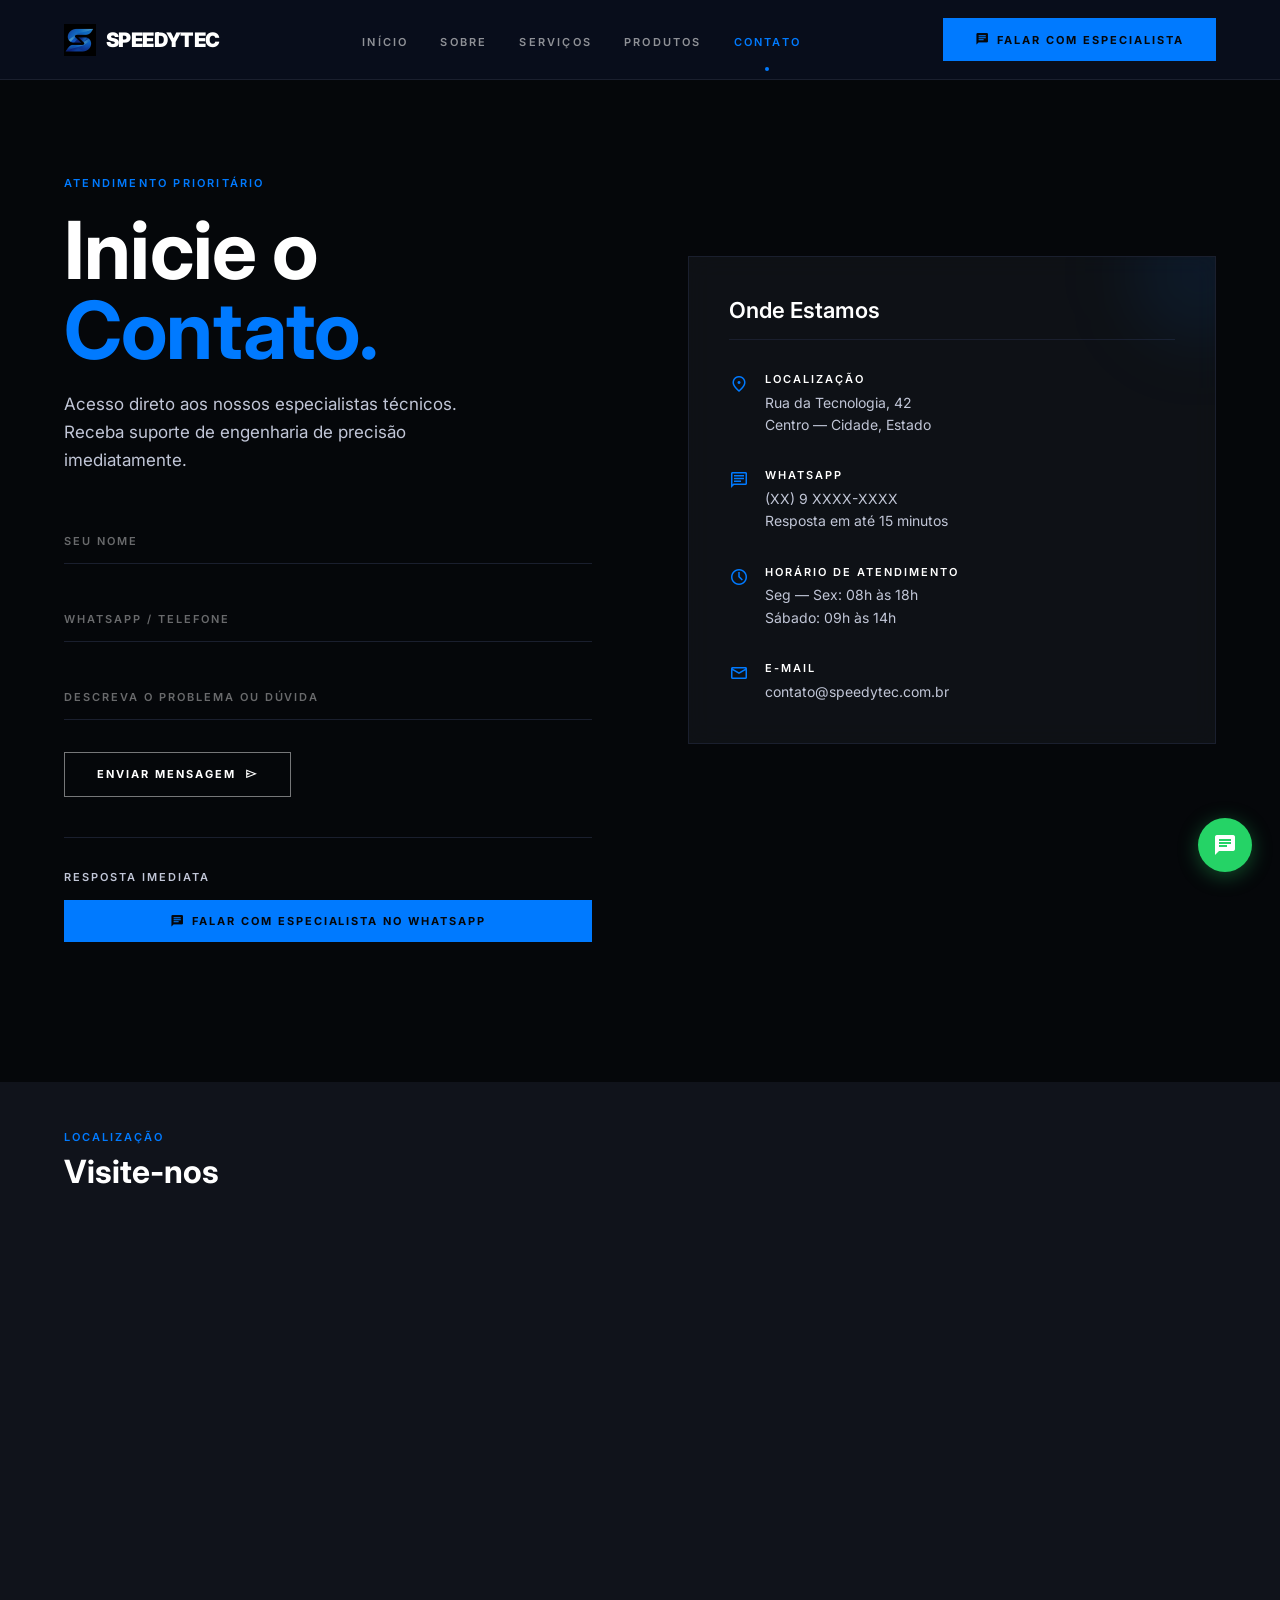
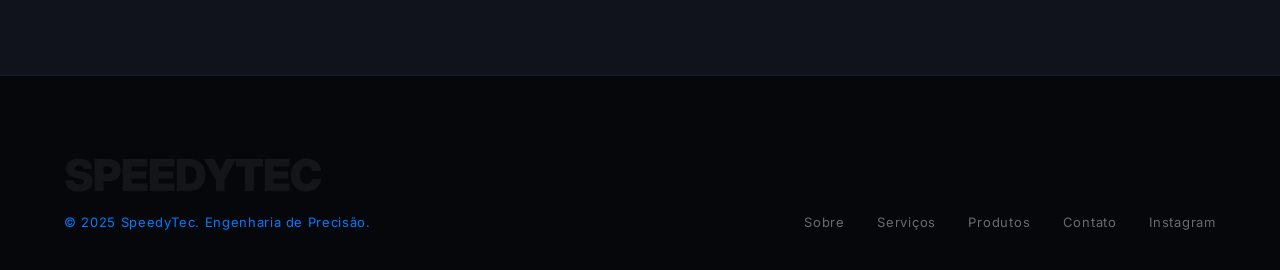
<file: contato.html>
<!DOCTYPE html>
<html lang="pt-BR">
<head>
  <meta charset="UTF-8" />
  <meta name="viewport" content="width=device-width, initial-scale=1.0" />
  <title>Contato — SpeedyTec</title>
  <meta name="description" content="Entre em contato com a SpeedyTec. Diagnóstico gratuito, orçamento sem compromisso via WhatsApp ou formulário." />
  <link rel="preconnect" href="https://fonts.googleapis.com" />
  <link rel="preconnect" href="https://fonts.gstatic.com" crossorigin />
  <link href="https://fonts.googleapis.com/css2?family=Inter:wght@400;600;700;900&display=swap" rel="stylesheet" />
  <link href="https://fonts.googleapis.com/css2?family=Material+Symbols+Outlined:wght,FILL@100..700,0..1&display=swap" rel="stylesheet" />
  <link rel="stylesheet" href="style.css" />
  <style>
    .ms {
      font-family: 'Material Symbols Outlined';
      font-weight: normal; font-style: normal;
      line-height: 1; letter-spacing: normal;
      text-transform: none; display: inline-block;
      white-space: nowrap; -webkit-font-smoothing: antialiased;
    }
    /* Mobile menu override */
    @media (max-width: 900px) {
      .nav__burger { display: flex !important; }
      .mob-menu {
        display: none !important;
        position: fixed !important;
        right: -100% !important;
        top: 0 !important;
        left: auto !important;
        bottom: auto !important;
        width: 100% !important;
        height: 100vh !important;
        background: var(--bg-deepest) !important;
        flex-direction: column !important;
        align-items: flex-start !important;
        justify-content: flex-start !important;
        padding: 5rem var(--px) 2rem !important;
        gap: 1rem !important;
        z-index: 1000 !important;
        transition: right 0.35s ease !important;
        overflow-y: auto !important;
      }
      .mob-menu.open {
        display: flex !important;
        right: 0 !important;
      }
      .mob-menu a {
        font-size: 1rem !important;
        font-weight: 600 !important;
        letter-spacing: 0.06em !important;
        text-transform: none !important;
        width: 100% !important;
        padding: 0.75rem 0 !important;
      }
    }
    @media (min-width: 901px) {
      .nav__burger { display: none !important; }
      .mob-menu { display: none !important; }
    }
    /* Mobile menu close button */
    .mob-menu__close {
      position: fixed !important;
      top: 1rem !important;
      right: 1.5rem !important;
      background: none !important;
      border: none !important;
      cursor: pointer !important;
      padding: 0.5rem !important;
      display: flex !important;
      align-items: center !important;
      justify-content: center !important;
      z-index: 1001 !important;
      color: var(--text-primary) !important;
    }
    .mob-menu__close .ms { font-size: 1.5rem !important; }
    @media (max-width: 900px) {
      .nav__logo { flex: 0 0 auto !important; max-width: 60px !important; }
    }
    /* form input text color fix */
    .field input, .field textarea {
      color: var(--text-primary);
    }
    .field input::placeholder, .field textarea::placeholder {
      color: transparent;
    }
    /* Google Maps */
    .contact-map {
      width: 100%;
      height: 400px;
      border: 1px solid var(--border);
    }
    @media (max-width: 768px) {
      .contact-map { height: 300px; }
    }
  </style>
</head>
<body style="background:var(--bg-deepest);">

<!-- ===== NAVBAR ===== -->
<nav class="nav">
  <div class="nav__in">
    <a href="index.html" class="nav__logo">
      <img src="icone_speedytec.png" alt="SpeedyTec" onerror="this.style.display='none'">
      <span class="nav__logo-text">SpeedyTec</span>
    </a>
    <ul class="nav__links">
      <li><a href="index.html">Início</a></li>
      <li><a href="sobre.html">Sobre</a></li>
      <li><a href="servicos.html">Serviços</a></li>
      <li><a href="produtos.html">Produtos</a></li>
      <li><a href="contato.html" class="active">Contato</a></li>
    </ul>
    <a href="https://wa.me/55?text=Olá!%20Gostaria%20de%20um%20orçamento%20pela%20SpeedyTec." class="btn btn--solid nav__cta" target="_blank" rel="noopener">
      <span class="ms" style="font-variation-settings:'FILL' 1; font-size:0.9rem;">chat</span>
      Falar com Especialista
    </a>
    <button class="nav__burger" id="menuToggle" aria-label="Menu">
      <span class="ms" id="burgerIcon">menu</span>
    </button>
  </div>
</nav>

<!-- ===== MOBILE MENU ===== -->
<div class="mob-menu" id="mobileMenu">
  <button class="mob-menu__close" id="menuClose" aria-label="Fechar menu">
    <span class="ms">close</span>
  </button>
  <a href="index.html">Início</a>
  <a href="sobre.html">Sobre</a>
  <a href="servicos.html">Serviços</a>
  <a href="produtos.html">Produtos</a>
  <a href="contato.html" class="active">Contato</a>
  <a href="https://wa.me/55?text=Olá!%20Gostaria%20de%20um%20orçamento%20pela%20SpeedyTec." class="btn btn--solid" target="_blank" rel="noopener" style="margin-top:1rem;">Falar no WhatsApp</a>
</div>

<!-- ===== CONTACT MAIN ===== -->
<main class="contact-wrap">
  <!-- Background image -->
  <div class="contact-bg" style="background-image: url('https://lh3.googleusercontent.com/aida-public/[base64]');"></div>

  <div class="contact-grid">
    <!-- Form side -->
    <div class="reveal">
      <p class="contact-form__tag">Atendimento prioritário</p>
      <h1 class="contact-form__title">Inicie o<br/><span>Contato.</span></h1>
      <p class="contact-form__sub">Acesso direto aos nossos especialistas técnicos. Receba suporte de engenharia de precisão imediatamente.</p>

      <form class="form" id="contactForm" novalidate>
        <div class="field">
          <input type="text" id="name" name="name" placeholder=" " required />
          <label for="name">Seu Nome</label>
        </div>
        <div class="field">
          <input type="text" id="phone" name="phone" placeholder=" " required />
          <label for="phone">WhatsApp / Telefone</label>
        </div>
        <div class="field">
          <textarea id="message" name="message" placeholder=" " required rows="1" oninput="this.style.height=''; this.style.height=this.scrollHeight+'px'"></textarea>
          <label for="message">Descreva o Problema ou Dúvida</label>
        </div>
        <button type="submit" class="btn btn--outline" style="width:fit-content;">
          Enviar Mensagem
          <span class="ms" style="font-size:0.9rem;">send</span>
        </button>
      </form>

      <!-- WhatsApp primary -->
      <div class="contact-wa">
        <p class="contact-wa__tag">Resposta imediata</p>
        <a href="https://wa.me/55?text=Olá!%20Gostaria%20de%20um%20diagnóstico%20gratuito%20pela%20SpeedyTec." class="btn btn--solid" target="_blank" rel="noopener" style="width:100%; justify-content:center; position:relative; overflow:hidden;">
          <span class="ms" style="font-variation-settings:'FILL' 1; font-size:0.9rem;">chat</span>
          Falar com Especialista no WhatsApp
        </a>
      </div>
    </div>

    <!-- Info side -->
    <div class="reveal">
      <div class="contact-info">
        <h2 class="contact-info__title">Onde Estamos</h2>
        <ul class="contact-list">
          <li class="contact-row">
            <span class="ms">location_on</span>
            <div>
              <p class="contact-row__label">Localização</p>
              <p class="contact-row__val">Rua da Tecnologia, 42<br/>Centro — Cidade, Estado</p>
            </div>
          </li>
          <li class="contact-row">
            <span class="ms">chat</span>
            <div>
              <p class="contact-row__label">WhatsApp</p>
              <p class="contact-row__val">(XX) 9 XXXX-XXXX<br/>Resposta em até 15 minutos</p>
            </div>
          </li>
          <li class="contact-row">
            <span class="ms">schedule</span>
            <div>
              <p class="contact-row__label">Horário de Atendimento</p>
              <p class="contact-row__val">Seg — Sex: 08h às 18h<br/>Sábado: 09h às 14h</p>
            </div>
          </li>
          <li class="contact-row">
            <span class="ms">mail</span>
            <div>
              <p class="contact-row__label">E-mail</p>
              <p class="contact-row__val">contato@speedytec.com.br</p>
            </div>
          </li>
        </ul>
      </div>
    </div>
  </div>
</main>

<!-- ===== MAPA — inserir após contato ===== -->
<section style="background:var(--bg-surface); padding:3rem var(--px);">
  <div style="max-width:var(--max-w); margin:0 auto;">
    <div class="reveal" style="margin-bottom:2rem;">
      <p style="font-size:0.6875rem; font-weight:600; letter-spacing:0.18em; text-transform:uppercase; color:var(--accent); margin-bottom:0.5rem;">Localização</p>
      <h2 style="font-size:clamp(1.5rem,2.5vw,2rem); font-weight:700; color:#fff;">Visite-nos</h2>
    </div>
    <iframe class="contact-map reveal" src="https://www.google.com/maps/embed?pb=!1m18!1m12!1m3!1d3712.123456789!2d-46.123456!3d-20.123456!2m3!1f0!2f0!3f0!3m2!1i1024!2i768!4f13.1!3m3!1m2!1s0x94bf5c5c5c5c5c5d%3A0x1234567890abcdef!2sRua%20da%20Tecnologia%2C%2042%20-%20Igarapava%2C%20SP!5e0!3m2!1spt-BR!2sbr!4v1234567890" allowfullscreen="" loading="lazy" referrerpolicy="no-referrer-when-downgrade" style="width:100%; border:none; border-radius:2px;"></iframe>
  </div>
</section>

<!-- ===== FOOTER ===== -->
<footer class="footer">
  <div class="footer__in">
    <div>
      <p class="footer__brand">SpeedyTec</p>
      <p class="footer__copy">© 2025 SpeedyTec. Engenharia de Precisão.</p>
    </div>
    <nav class="footer__links">
      <a href="sobre.html">Sobre</a>
      <a href="servicos.html">Serviços</a>
      <a href="produtos.html">Produtos</a>
      <a href="contato.html">Contato</a>
      <a href="https://instagram.com" target="_blank" rel="noopener">Instagram</a>
    </nav>
  </div>
</footer>

<!-- ===== WHATSAPP FAB ===== -->
<a href="https://wa.me/55?text=Olá!%20Gostaria%20de%20um%20orçamento%20pela%20SpeedyTec." class="wa-fab" target="_blank" rel="noopener" aria-label="Falar no WhatsApp">
  <span class="ms" style="font-variation-settings:'FILL' 1;">chat</span>
</a>

<script>
  const toggle = document.getElementById('menuToggle');
  const closeBtn = document.getElementById('menuClose');
  const menu   = document.getElementById('mobileMenu');
  const icon   = document.getElementById('burgerIcon');
  const links  = menu.querySelectorAll('a');

  function closeMenu() {
    menu.classList.remove('open');
    icon.textContent = 'menu';
    document.body.style.overflow = '';
  }

  toggle.addEventListener('click', () => {
    menu.classList.toggle('open');
    icon.textContent = menu.classList.contains('open') ? 'close' : 'menu';
    document.body.style.overflow = menu.classList.contains('open') ? 'hidden' : '';
  });

  closeBtn.addEventListener('click', closeMenu);
  links.forEach(link => { link.addEventListener('click', closeMenu); });

  document.addEventListener('click', (e) => {
    if (!menu.contains(e.target) && !toggle.contains(e.target) && menu.classList.contains('open')) {
      closeMenu();
    }
  });

  window.addEventListener('resize', () => {
    if (window.innerWidth > 900) { closeMenu(); }
  });

  /* Redirect form to WhatsApp */
  document.getElementById('contactForm').addEventListener('submit', function(e) {
    e.preventDefault();
    const name    = document.getElementById('name').value.trim();
    const phone   = document.getElementById('phone').value.trim();
    const message = document.getElementById('message').value.trim();
    const text    = `Olá! Me chamo ${name}. Contato: ${phone}. Mensagem: ${message}`;
    window.open('https://wa.me/55?text=' + encodeURIComponent(text), '_blank');
  });

  const obs = new IntersectionObserver((entries) => {
    entries.forEach(e => { if (e.isIntersecting) { e.target.classList.add('vis'); obs.unobserve(e.target); } });
  }, { threshold: 0.1 });
  document.querySelectorAll('.reveal').forEach(el => obs.observe(el));
</script>
</body>
</html>
</file>
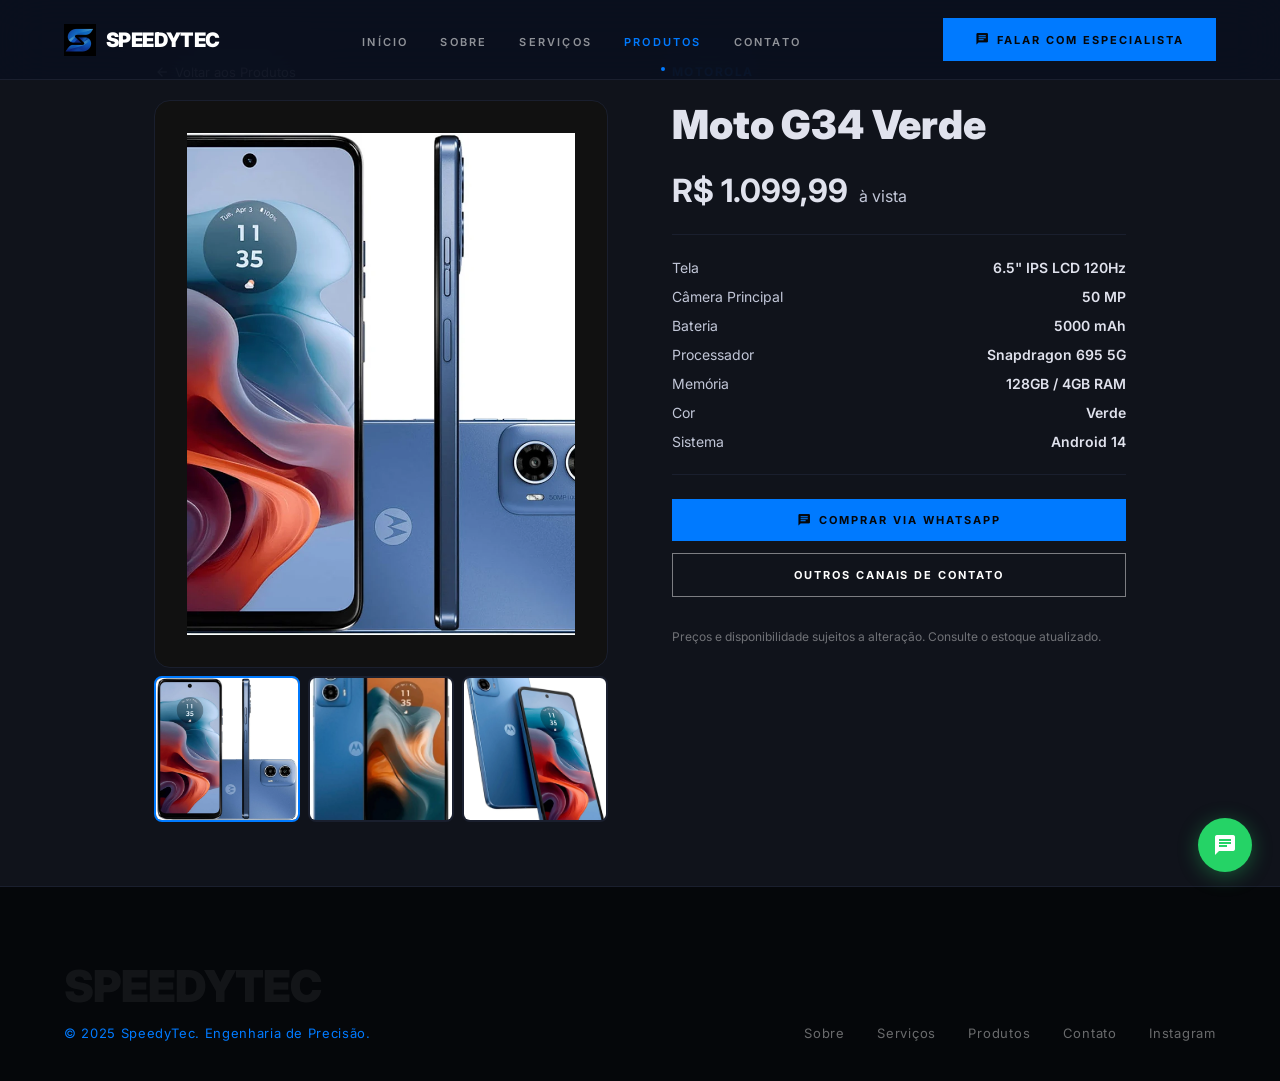
<file: produto-moto-g34.html>
<!DOCTYPE html>
<html lang="pt-BR">
<head>
  <meta charset="UTF-8" />
  <meta name="viewport" content="width=device-width, initial-scale=1.0" />
  <title>Moto G34 Verde — SpeedyTec</title>
  <meta name="description" content="Moto G34 Verde por R$ 1.099,99 na SpeedyTec. Compre com suporte especializado via WhatsApp." />
  <link rel="preconnect" href="https://fonts.googleapis.com" />
  <link rel="preconnect" href="https://fonts.gstatic.com" crossorigin />
  <link href="https://fonts.googleapis.com/css2?family=Inter:wght@400;600;700;900&display=swap" rel="stylesheet" />
  <link href="https://fonts.googleapis.com/css2?family=Material+Symbols+Outlined:wght,FILL@100..700,0..1&display=swap" rel="stylesheet" />
  <link rel="stylesheet" href="style.css" />
  <style>
    .ms {
      font-family: 'Material Symbols Outlined';
      font-weight: normal; font-style: normal;
      line-height: 1; letter-spacing: normal;
      text-transform: none; display: inline-block;
      white-space: nowrap; -webkit-font-smoothing: antialiased;
    }
    @media (max-width: 900px) {
      .nav__burger { display: flex !important; }
      .mob-menu {
        display: none !important;
        position: fixed !important;
        right: -100% !important;
        top: 0 !important;
        left: auto !important;
        bottom: auto !important;
        width: 100% !important;
        height: 100vh !important;
        background: var(--bg-deepest) !important;
        flex-direction: column !important;
        align-items: flex-start !important;
        justify-content: flex-start !important;
        padding: 5rem var(--px) 2rem !important;
        gap: 1rem !important;
        z-index: 1000 !important;
        transition: right 0.35s ease !important;
        overflow-y: auto !important;
      }
      .mob-menu.open { display: flex !important; right: 0 !important; }
      .mob-menu a { font-size: 1rem !important; font-weight: 600 !important; letter-spacing: 0.06em !important; text-transform: none !important; width: 100% !important; padding: 0.75rem 0 !important; }
    }
    @media (min-width: 901px) {
      .nav__burger { display: none !important; }
      .mob-menu { display: none !important; }
    }
    .mob-menu__close { position: fixed !important; top: 1rem !important; right: 1.5rem !important; background: none !important; border: none !important; cursor: pointer !important; padding: 0.5rem !important; display: flex !important; align-items: center !important; justify-content: center !important; z-index: 1001 !important; color: var(--text-primary) !important; }
    .mob-menu__close .ms { font-size: 1.5rem !important; }
    @media (max-width: 900px) { .nav__logo { flex: 0 0 auto !important; max-width: 60px !important; } }

    .pd-wrap {
      max-width: 1100px;
      margin: 0 auto;
      padding: 4rem var(--px, 1.5rem);
      display: grid;
      grid-template-columns: 1fr 1fr;
      gap: 4rem;
      align-items: start;
    }
    @media (max-width: 700px) {
      .pd-wrap { grid-template-columns: 1fr; gap: 2rem; padding: 2.5rem var(--px, 1.25rem); }
    }
    .pd-img-wrap {
      background: var(--bg-card, #111);
      border: 1px solid var(--border, #222);
      border-radius: 1rem;
      overflow: hidden;
      display: flex;
      align-items: center;
      justify-content: center;
      aspect-ratio: 4/5;
    }
    .pd-img-wrap img { width: 100%; height: 100%; object-fit: contain; padding: 2rem; }
    .pd-info { display: flex; flex-direction: column; gap: 1.5rem; }
    .pd-tag { font-size: 0.75rem; font-weight: 700; letter-spacing: 0.12em; text-transform: uppercase; color: var(--accent, #3b82f6); }
    .pd-name { font-size: clamp(1.75rem, 4vw, 2.5rem); font-weight: 900; color: var(--text-primary, #fff); line-height: 1.1; }
    .pd-price { font-size: 2rem; font-weight: 700; color: var(--text-primary, #fff); }
    .pd-price span { font-size: 1rem; font-weight: 400; color: var(--text-secondary, #888); margin-left: 0.25rem; }
    .pd-divider { height: 1px; background: var(--border, #222); }
    .pd-specs { display: flex; flex-direction: column; gap: 0.75rem; }
    .pd-spec { display: flex; justify-content: space-between; font-size: 0.875rem; }
    .pd-spec__label { color: var(--text-secondary, #888); }
    .pd-spec__val { color: var(--text-primary, #fff); font-weight: 600; }
    .pd-btns { display: flex; flex-direction: column; gap: 0.75rem; }
    .pd-back { font-size: 0.8125rem; color: var(--text-secondary, #888); text-decoration: none; display: inline-flex; align-items: center; gap: 0.3rem; margin-bottom: 0.5rem; }
    .pd-back:hover { color: var(--text-primary, #fff); }
  </style>
</head>
<body>

<!-- ===== NAVBAR ===== -->
<nav class="nav">
  <div class="nav__in">
    <a href="index.html" class="nav__logo">
      <img src="icone_speedytec.png" alt="SpeedyTec" onerror="this.style.display='none'">
      <span class="nav__logo-text">SpeedyTec</span>
    </a>
    <ul class="nav__links">
      <li><a href="index.html">Início</a></li>
      <li><a href="sobre.html">Sobre</a></li>
      <li><a href="servicos.html">Serviços</a></li>
      <li><a href="produtos.html" class="active">Produtos</a></li>
      <li><a href="contato.html">Contato</a></li>
    </ul>
    <a href="https://wa.me/55?text=Olá!%20Tenho%20interesse%20no%20Moto%20G34%20Verde%20da%20SpeedyTec." class="btn btn--solid nav__cta" target="_blank" rel="noopener">
      <span class="ms" style="font-variation-settings:'FILL' 1; font-size:0.9rem;">chat</span>
      Falar com Especialista
    </a>
    <button class="nav__burger" id="menuToggle" aria-label="Menu">
      <span class="ms" id="burgerIcon">menu</span>
    </button>
  </div>
</nav>

<!-- ===== MOBILE MENU ===== -->
<div class="mob-menu" id="mobileMenu">
  <button class="mob-menu__close" id="menuClose" aria-label="Fechar menu">
    <span class="ms">close</span>
  </button>
  <a href="index.html">Início</a>
  <a href="sobre.html">Sobre</a>
  <a href="servicos.html">Serviços</a>
  <a href="produtos.html" class="active">Produtos</a>
  <a href="contato.html">Contato</a>
  <a href="https://wa.me/55?text=Olá!%20Tenho%20interesse%20no%20Moto%20G34%20Verde%20da%20SpeedyTec." class="btn btn--solid" target="_blank" rel="noopener" style="margin-top:1rem;">Falar no WhatsApp</a>
</div>

<!-- ===== PRODUCT DETAIL ===== -->
<main style="background:var(--bg-surface); min-height:70vh;">
  <div class="pd-wrap">

    <div>
      <a href="produtos.html" class="pd-back">
        <span class="ms" style="font-size:1rem;">arrow_back</span> Voltar aos Produtos
      </a>
      <div class="pd-img-wrap" style="margin-top:0.75rem;">
        <img id="mainPhoto" src="Fotos dos produtos/g34_foto1.webp" alt="Moto G34 Verde" style="object-fit:cover;" />
      </div>
      <div style="display:grid; grid-template-columns:repeat(3,1fr); gap:0.5rem; margin-top:0.5rem;">
        <button onclick="setPhoto('Fotos dos produtos/g34_foto1.webp',this)" class="pd-thumb pd-thumb--active" style="padding:0; border:2px solid var(--accent,#3b82f6); border-radius:0.5rem; overflow:hidden; cursor:pointer; aspect-ratio:1; background:var(--bg-card,#111);">
          <img src="Fotos dos produtos/g34_foto1.webp" alt="" style="width:100%; height:100%; object-fit:cover; display:block;" />
        </button>
        <button onclick="setPhoto('Fotos dos produtos/g34_foto2.webp',this)" class="pd-thumb" style="padding:0; border:2px solid var(--border,#222); border-radius:0.5rem; overflow:hidden; cursor:pointer; aspect-ratio:1; background:var(--bg-card,#111);">
          <img src="Fotos dos produtos/g34_foto2.webp" alt="" style="width:100%; height:100%; object-fit:cover; display:block;" />
        </button>
        <button onclick="setPhoto('Fotos dos produtos/g34_foto3.webp',this)" class="pd-thumb" style="padding:0; border:2px solid var(--border,#222); border-radius:0.5rem; overflow:hidden; cursor:pointer; aspect-ratio:1; background:var(--bg-card,#111);">
          <img src="Fotos dos produtos/g34_foto3.webp" alt="" style="width:100%; height:100%; object-fit:cover; display:block;" />
        </button>
      </div>
    </div>

    <div class="pd-info">
      <p class="pd-tag">Motorola</p>
      <h1 class="pd-name">Moto G34 Verde</h1>
      <p class="pd-price">R$ 1.099,99 <span>à vista</span></p>

      <div class="pd-divider"></div>

      <div class="pd-specs">
        <div class="pd-spec">
          <span class="pd-spec__label">Tela</span>
          <span class="pd-spec__val">6.5" IPS LCD 120Hz</span>
        </div>
        <div class="pd-spec">
          <span class="pd-spec__label">Câmera Principal</span>
          <span class="pd-spec__val">50 MP</span>
        </div>
        <div class="pd-spec">
          <span class="pd-spec__label">Bateria</span>
          <span class="pd-spec__val">5000 mAh</span>
        </div>
        <div class="pd-spec">
          <span class="pd-spec__label">Processador</span>
          <span class="pd-spec__val">Snapdragon 695 5G</span>
        </div>
        <div class="pd-spec">
          <span class="pd-spec__label">Memória</span>
          <span class="pd-spec__val">128GB / 4GB RAM</span>
        </div>
        <div class="pd-spec">
          <span class="pd-spec__label">Cor</span>
          <span class="pd-spec__val">Verde</span>
        </div>
        <div class="pd-spec">
          <span class="pd-spec__label">Sistema</span>
          <span class="pd-spec__val">Android 14</span>
        </div>
      </div>

      <div class="pd-divider"></div>

      <div class="pd-btns">
        <a href="https://wa.me/55?text=Olá!%20Tenho%20interesse%20no%20Moto%20G34%20Verde%20por%20R%24%201.099%2C99%20da%20SpeedyTec." class="btn btn--solid" target="_blank" rel="noopener" style="justify-content:center;">
          <span class="ms" style="font-variation-settings:'FILL' 1; font-size:0.9rem;">chat</span>
          Comprar via WhatsApp
        </a>
        <a href="contato.html" class="btn btn--outline" style="justify-content:center;">Outros canais de contato</a>
      </div>

      <p style="font-size:0.75rem; color:var(--text-muted); margin-top:0.5rem;">Preços e disponibilidade sujeitos a alteração. Consulte o estoque atualizado.</p>
    </div>

  </div>
</main>

<!-- ===== FOOTER ===== -->
<footer class="footer">
  <div class="footer__in">
    <div>
      <p class="footer__brand">SpeedyTec</p>
      <p class="footer__copy">© 2025 SpeedyTec. Engenharia de Precisão.</p>
    </div>
    <nav class="footer__links">
      <a href="sobre.html">Sobre</a>
      <a href="servicos.html">Serviços</a>
      <a href="produtos.html">Produtos</a>
      <a href="contato.html">Contato</a>
      <a href="https://instagram.com" target="_blank" rel="noopener">Instagram</a>
    </nav>
  </div>
</footer>

<!-- ===== WHATSAPP FAB ===== -->
<a href="https://wa.me/55?text=Olá!%20Tenho%20interesse%20no%20Moto%20G34%20Verde%20da%20SpeedyTec." class="wa-fab" target="_blank" rel="noopener" aria-label="Falar no WhatsApp">
  <span class="ms" style="font-variation-settings:'FILL' 1;">chat</span>
</a>

<script>
  function setPhoto(src, btn) {
    document.getElementById('mainPhoto').src = src;
    document.querySelectorAll('.pd-thumb').forEach(b => { b.style.borderColor = 'var(--border,#222)'; });
    btn.style.borderColor = 'var(--accent,#3b82f6)';
  }
  const toggle = document.getElementById('menuToggle');
  const closeBtn = document.getElementById('menuClose');
  const menu   = document.getElementById('mobileMenu');
  const icon   = document.getElementById('burgerIcon');
  const links  = menu.querySelectorAll('a');
  function closeMenu() { menu.classList.remove('open'); icon.textContent = 'menu'; document.body.style.overflow = ''; }
  toggle.addEventListener('click', () => { menu.classList.toggle('open'); icon.textContent = menu.classList.contains('open') ? 'close' : 'menu'; document.body.style.overflow = menu.classList.contains('open') ? 'hidden' : ''; });
  closeBtn.addEventListener('click', closeMenu);
  links.forEach(link => { link.addEventListener('click', closeMenu); });
  document.addEventListener('click', (e) => { if (!menu.contains(e.target) && !toggle.contains(e.target) && menu.classList.contains('open')) { closeMenu(); } });
  window.addEventListener('resize', () => { if (window.innerWidth > 900) { closeMenu(); } });
</script>
</body>
</html>
</file>
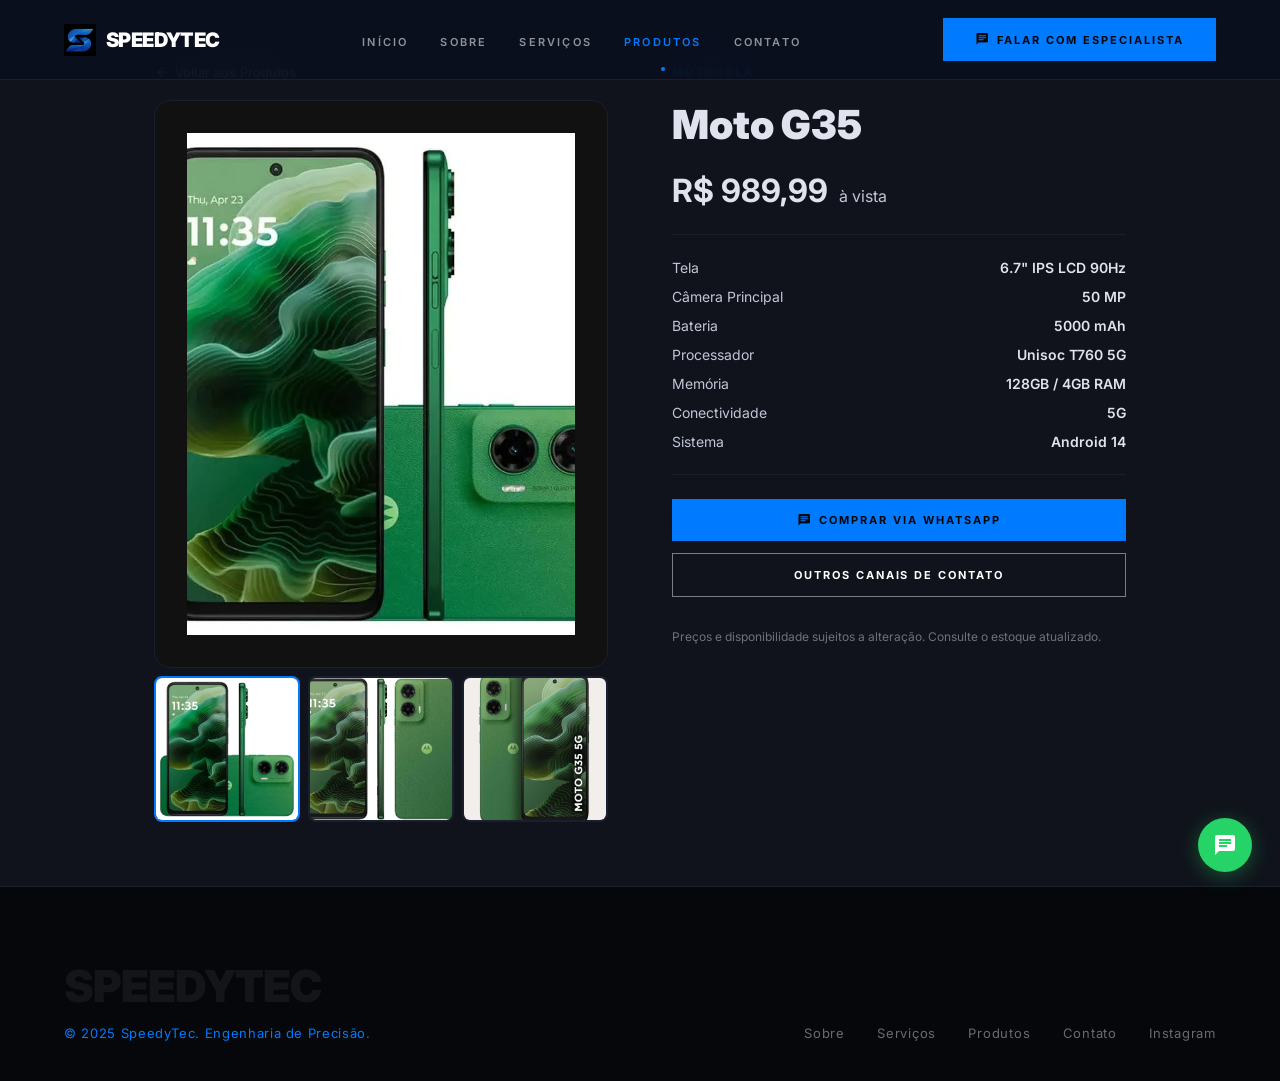
<file: produto-moto-g35.html>
<!DOCTYPE html>
<html lang="pt-BR">
<head>
  <meta charset="UTF-8" />
  <meta name="viewport" content="width=device-width, initial-scale=1.0" />
  <title>Moto G35 — SpeedyTec</title>
  <meta name="description" content="Moto G35 por R$ 989,99 na SpeedyTec. Compre com suporte especializado via WhatsApp." />
  <link rel="preconnect" href="https://fonts.googleapis.com" />
  <link rel="preconnect" href="https://fonts.gstatic.com" crossorigin />
  <link href="https://fonts.googleapis.com/css2?family=Inter:wght@400;600;700;900&display=swap" rel="stylesheet" />
  <link href="https://fonts.googleapis.com/css2?family=Material+Symbols+Outlined:wght,FILL@100..700,0..1&display=swap" rel="stylesheet" />
  <link rel="stylesheet" href="style.css" />
  <style>
    .ms {
      font-family: 'Material Symbols Outlined';
      font-weight: normal; font-style: normal;
      line-height: 1; letter-spacing: normal;
      text-transform: none; display: inline-block;
      white-space: nowrap; -webkit-font-smoothing: antialiased;
    }
    @media (max-width: 900px) {
      .nav__burger { display: flex !important; }
      .mob-menu {
        display: none !important;
        position: fixed !important;
        right: -100% !important;
        top: 0 !important;
        left: auto !important;
        bottom: auto !important;
        width: 100% !important;
        height: 100vh !important;
        background: var(--bg-deepest) !important;
        flex-direction: column !important;
        align-items: flex-start !important;
        justify-content: flex-start !important;
        padding: 5rem var(--px) 2rem !important;
        gap: 1rem !important;
        z-index: 1000 !important;
        transition: right 0.35s ease !important;
        overflow-y: auto !important;
      }
      .mob-menu.open { display: flex !important; right: 0 !important; }
      .mob-menu a { font-size: 1rem !important; font-weight: 600 !important; letter-spacing: 0.06em !important; text-transform: none !important; width: 100% !important; padding: 0.75rem 0 !important; }
    }
    @media (min-width: 901px) {
      .nav__burger { display: none !important; }
      .mob-menu { display: none !important; }
    }
    .mob-menu__close { position: fixed !important; top: 1rem !important; right: 1.5rem !important; background: none !important; border: none !important; cursor: pointer !important; padding: 0.5rem !important; display: flex !important; align-items: center !important; justify-content: center !important; z-index: 1001 !important; color: var(--text-primary) !important; }
    .mob-menu__close .ms { font-size: 1.5rem !important; }
    @media (max-width: 900px) { .nav__logo { flex: 0 0 auto !important; max-width: 60px !important; } }

    .pd-wrap {
      max-width: 1100px;
      margin: 0 auto;
      padding: 4rem var(--px, 1.5rem);
      display: grid;
      grid-template-columns: 1fr 1fr;
      gap: 4rem;
      align-items: start;
    }
    @media (max-width: 700px) {
      .pd-wrap { grid-template-columns: 1fr; gap: 2rem; padding: 2.5rem var(--px, 1.25rem); }
    }
    .pd-img-wrap {
      background: var(--bg-card, #111);
      border: 1px solid var(--border, #222);
      border-radius: 1rem;
      overflow: hidden;
      display: flex;
      align-items: center;
      justify-content: center;
      aspect-ratio: 4/5;
    }
    .pd-img-wrap img { width: 100%; height: 100%; object-fit: contain; padding: 2rem; }
    .pd-info { display: flex; flex-direction: column; gap: 1.5rem; }
    .pd-tag { font-size: 0.75rem; font-weight: 700; letter-spacing: 0.12em; text-transform: uppercase; color: var(--accent, #3b82f6); }
    .pd-name { font-size: clamp(1.75rem, 4vw, 2.5rem); font-weight: 900; color: var(--text-primary, #fff); line-height: 1.1; }
    .pd-price { font-size: 2rem; font-weight: 700; color: var(--text-primary, #fff); }
    .pd-price span { font-size: 1rem; font-weight: 400; color: var(--text-secondary, #888); margin-left: 0.25rem; }
    .pd-divider { height: 1px; background: var(--border, #222); }
    .pd-specs { display: flex; flex-direction: column; gap: 0.75rem; }
    .pd-spec { display: flex; justify-content: space-between; font-size: 0.875rem; }
    .pd-spec__label { color: var(--text-secondary, #888); }
    .pd-spec__val { color: var(--text-primary, #fff); font-weight: 600; }
    .pd-btns { display: flex; flex-direction: column; gap: 0.75rem; }
    .pd-back { font-size: 0.8125rem; color: var(--text-secondary, #888); text-decoration: none; display: inline-flex; align-items: center; gap: 0.3rem; margin-bottom: 0.5rem; }
    .pd-back:hover { color: var(--text-primary, #fff); }
  </style>
</head>
<body>

<!-- ===== NAVBAR ===== -->
<nav class="nav">
  <div class="nav__in">
    <a href="index.html" class="nav__logo">
      <img src="icone_speedytec.png" alt="SpeedyTec" onerror="this.style.display='none'">
      <span class="nav__logo-text">SpeedyTec</span>
    </a>
    <ul class="nav__links">
      <li><a href="index.html">Início</a></li>
      <li><a href="sobre.html">Sobre</a></li>
      <li><a href="servicos.html">Serviços</a></li>
      <li><a href="produtos.html" class="active">Produtos</a></li>
      <li><a href="contato.html">Contato</a></li>
    </ul>
    <a href="https://wa.me/55?text=Olá!%20Tenho%20interesse%20no%20Moto%20G35%20da%20SpeedyTec." class="btn btn--solid nav__cta" target="_blank" rel="noopener">
      <span class="ms" style="font-variation-settings:'FILL' 1; font-size:0.9rem;">chat</span>
      Falar com Especialista
    </a>
    <button class="nav__burger" id="menuToggle" aria-label="Menu">
      <span class="ms" id="burgerIcon">menu</span>
    </button>
  </div>
</nav>

<!-- ===== MOBILE MENU ===== -->
<div class="mob-menu" id="mobileMenu">
  <button class="mob-menu__close" id="menuClose" aria-label="Fechar menu">
    <span class="ms">close</span>
  </button>
  <a href="index.html">Início</a>
  <a href="sobre.html">Sobre</a>
  <a href="servicos.html">Serviços</a>
  <a href="produtos.html" class="active">Produtos</a>
  <a href="contato.html">Contato</a>
  <a href="https://wa.me/55?text=Olá!%20Tenho%20interesse%20no%20Moto%20G35%20da%20SpeedyTec." class="btn btn--solid" target="_blank" rel="noopener" style="margin-top:1rem;">Falar no WhatsApp</a>
</div>

<!-- ===== PRODUCT DETAIL ===== -->
<main style="background:var(--bg-surface); min-height:70vh;">
  <div class="pd-wrap">

    <div>
      <a href="produtos.html" class="pd-back">
        <span class="ms" style="font-size:1rem;">arrow_back</span> Voltar aos Produtos
      </a>
      <div class="pd-img-wrap" style="margin-top:0.75rem;">
        <img id="mainPhoto" src="Fotos dos produtos/g35_foto1.webp" alt="Moto G35" style="object-fit:cover;" />
      </div>
      <div style="display:grid; grid-template-columns:repeat(3,1fr); gap:0.5rem; margin-top:0.5rem;">
        <button onclick="setPhoto('Fotos dos produtos/g35_foto1.webp',this)" class="pd-thumb pd-thumb--active" style="padding:0; border:2px solid var(--accent,#3b82f6); border-radius:0.5rem; overflow:hidden; cursor:pointer; aspect-ratio:1; background:var(--bg-card,#111);">
          <img src="Fotos dos produtos/g35_foto1.webp" alt="" style="width:100%; height:100%; object-fit:cover; display:block;" />
        </button>
        <button onclick="setPhoto('Fotos dos produtos/g35_foto2.webp',this)" class="pd-thumb" style="padding:0; border:2px solid var(--border,#222); border-radius:0.5rem; overflow:hidden; cursor:pointer; aspect-ratio:1; background:var(--bg-card,#111);">
          <img src="Fotos dos produtos/g35_foto2.webp" alt="" style="width:100%; height:100%; object-fit:cover; display:block;" />
        </button>
        <button onclick="setPhoto('Fotos dos produtos/g35_foto3.webp',this)" class="pd-thumb" style="padding:0; border:2px solid var(--border,#222); border-radius:0.5rem; overflow:hidden; cursor:pointer; aspect-ratio:1; background:var(--bg-card,#111);">
          <img src="Fotos dos produtos/g35_foto3.webp" alt="" style="width:100%; height:100%; object-fit:cover; display:block;" />
        </button>
      </div>
    </div>

    <div class="pd-info">
      <p class="pd-tag">Motorola</p>
      <h1 class="pd-name">Moto G35</h1>
      <p class="pd-price">R$ 989,99 <span>à vista</span></p>

      <div class="pd-divider"></div>

      <div class="pd-specs">
        <div class="pd-spec">
          <span class="pd-spec__label">Tela</span>
          <span class="pd-spec__val">6.7" IPS LCD 90Hz</span>
        </div>
        <div class="pd-spec">
          <span class="pd-spec__label">Câmera Principal</span>
          <span class="pd-spec__val">50 MP</span>
        </div>
        <div class="pd-spec">
          <span class="pd-spec__label">Bateria</span>
          <span class="pd-spec__val">5000 mAh</span>
        </div>
        <div class="pd-spec">
          <span class="pd-spec__label">Processador</span>
          <span class="pd-spec__val">Unisoc T760 5G</span>
        </div>
        <div class="pd-spec">
          <span class="pd-spec__label">Memória</span>
          <span class="pd-spec__val">128GB / 4GB RAM</span>
        </div>
        <div class="pd-spec">
          <span class="pd-spec__label">Conectividade</span>
          <span class="pd-spec__val">5G</span>
        </div>
        <div class="pd-spec">
          <span class="pd-spec__label">Sistema</span>
          <span class="pd-spec__val">Android 14</span>
        </div>
      </div>

      <div class="pd-divider"></div>

      <div class="pd-btns">
        <a href="https://wa.me/55?text=Olá!%20Tenho%20interesse%20no%20Moto%20G35%20por%20R%24%20989%2C99%20da%20SpeedyTec." class="btn btn--solid" target="_blank" rel="noopener" style="justify-content:center;">
          <span class="ms" style="font-variation-settings:'FILL' 1; font-size:0.9rem;">chat</span>
          Comprar via WhatsApp
        </a>
        <a href="contato.html" class="btn btn--outline" style="justify-content:center;">Outros canais de contato</a>
      </div>

      <p style="font-size:0.75rem; color:var(--text-muted); margin-top:0.5rem;">Preços e disponibilidade sujeitos a alteração. Consulte o estoque atualizado.</p>
    </div>

  </div>
</main>

<!-- ===== FOOTER ===== -->
<footer class="footer">
  <div class="footer__in">
    <div>
      <p class="footer__brand">SpeedyTec</p>
      <p class="footer__copy">© 2025 SpeedyTec. Engenharia de Precisão.</p>
    </div>
    <nav class="footer__links">
      <a href="sobre.html">Sobre</a>
      <a href="servicos.html">Serviços</a>
      <a href="produtos.html">Produtos</a>
      <a href="contato.html">Contato</a>
      <a href="https://instagram.com" target="_blank" rel="noopener">Instagram</a>
    </nav>
  </div>
</footer>

<!-- ===== WHATSAPP FAB ===== -->
<a href="https://wa.me/55?text=Olá!%20Tenho%20interesse%20no%20Moto%20G35%20da%20SpeedyTec." class="wa-fab" target="_blank" rel="noopener" aria-label="Falar no WhatsApp">
  <span class="ms" style="font-variation-settings:'FILL' 1;">chat</span>
</a>

<script>
  function setPhoto(src, btn) {
    document.getElementById('mainPhoto').src = src;
    document.querySelectorAll('.pd-thumb').forEach(b => { b.style.borderColor = 'var(--border,#222)'; });
    btn.style.borderColor = 'var(--accent,#3b82f6)';
  }
  const toggle = document.getElementById('menuToggle');
  const closeBtn = document.getElementById('menuClose');
  const menu   = document.getElementById('mobileMenu');
  const icon   = document.getElementById('burgerIcon');
  const links  = menu.querySelectorAll('a');
  function closeMenu() { menu.classList.remove('open'); icon.textContent = 'menu'; document.body.style.overflow = ''; }
  toggle.addEventListener('click', () => { menu.classList.toggle('open'); icon.textContent = menu.classList.contains('open') ? 'close' : 'menu'; document.body.style.overflow = menu.classList.contains('open') ? 'hidden' : ''; });
  closeBtn.addEventListener('click', closeMenu);
  links.forEach(link => { link.addEventListener('click', closeMenu); });
  document.addEventListener('click', (e) => { if (!menu.contains(e.target) && !toggle.contains(e.target) && menu.classList.contains('open')) { closeMenu(); } });
  window.addEventListener('resize', () => { if (window.innerWidth > 900) { closeMenu(); } });
</script>
</body>
</html>
</file>
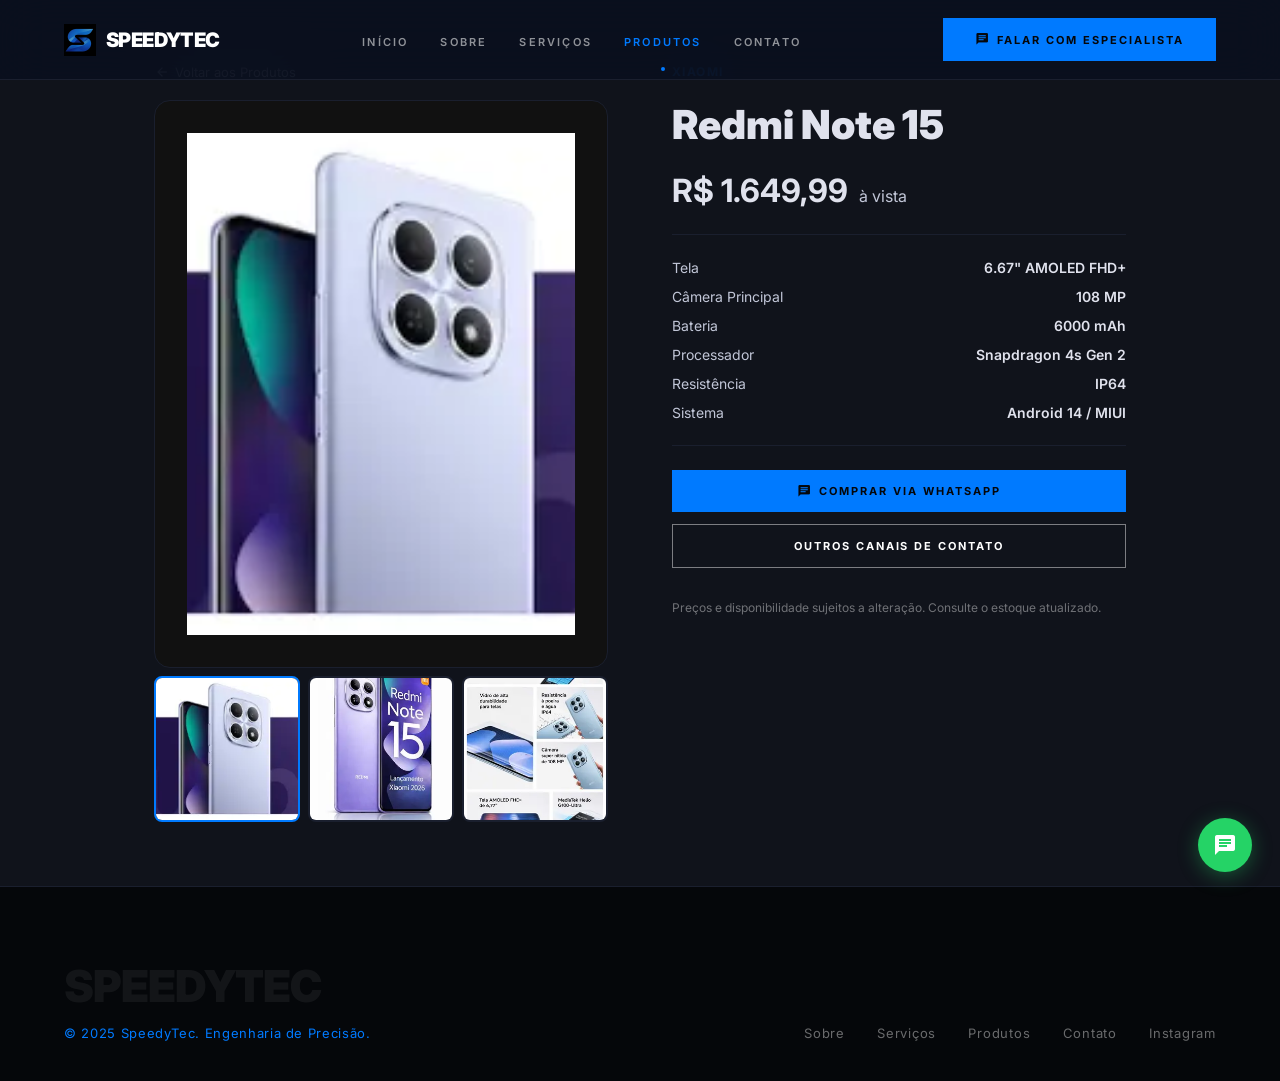
<file: produto-redmi-note-15.html>
<!DOCTYPE html>
<html lang="pt-BR">
<head>
  <meta charset="UTF-8" />
  <meta name="viewport" content="width=device-width, initial-scale=1.0" />
  <title>Redmi Note 15 — SpeedyTec</title>
  <meta name="description" content="Redmi Note 15 por R$ 1.649,99 na SpeedyTec. Compre com suporte especializado via WhatsApp." />
  <link rel="preconnect" href="https://fonts.googleapis.com" />
  <link rel="preconnect" href="https://fonts.gstatic.com" crossorigin />
  <link href="https://fonts.googleapis.com/css2?family=Inter:wght@400;600;700;900&display=swap" rel="stylesheet" />
  <link href="https://fonts.googleapis.com/css2?family=Material+Symbols+Outlined:wght,FILL@100..700,0..1&display=swap" rel="stylesheet" />
  <link rel="stylesheet" href="style.css" />
  <style>
    .ms {
      font-family: 'Material Symbols Outlined';
      font-weight: normal; font-style: normal;
      line-height: 1; letter-spacing: normal;
      text-transform: none; display: inline-block;
      white-space: nowrap; -webkit-font-smoothing: antialiased;
    }
    @media (max-width: 900px) {
      .nav__burger { display: flex !important; }
      .mob-menu {
        display: none !important;
        position: fixed !important;
        right: -100% !important;
        top: 0 !important;
        left: auto !important;
        bottom: auto !important;
        width: 100% !important;
        height: 100vh !important;
        background: var(--bg-deepest) !important;
        flex-direction: column !important;
        align-items: flex-start !important;
        justify-content: flex-start !important;
        padding: 5rem var(--px) 2rem !important;
        gap: 1rem !important;
        z-index: 1000 !important;
        transition: right 0.35s ease !important;
        overflow-y: auto !important;
      }
      .mob-menu.open { display: flex !important; right: 0 !important; }
      .mob-menu a { font-size: 1rem !important; font-weight: 600 !important; letter-spacing: 0.06em !important; text-transform: none !important; width: 100% !important; padding: 0.75rem 0 !important; }
    }
    @media (min-width: 901px) {
      .nav__burger { display: none !important; }
      .mob-menu { display: none !important; }
    }
    .mob-menu__close { position: fixed !important; top: 1rem !important; right: 1.5rem !important; background: none !important; border: none !important; cursor: pointer !important; padding: 0.5rem !important; display: flex !important; align-items: center !important; justify-content: center !important; z-index: 1001 !important; color: var(--text-primary) !important; }
    .mob-menu__close .ms { font-size: 1.5rem !important; }
    @media (max-width: 900px) { .nav__logo { flex: 0 0 auto !important; max-width: 60px !important; } }

    /* Product detail layout */
    .pd-wrap {
      max-width: 1100px;
      margin: 0 auto;
      padding: 4rem var(--px, 1.5rem);
      display: grid;
      grid-template-columns: 1fr 1fr;
      gap: 4rem;
      align-items: start;
    }
    @media (max-width: 700px) {
      .pd-wrap { grid-template-columns: 1fr; gap: 2rem; padding: 2.5rem var(--px, 1.25rem); }
    }
    .pd-img-wrap {
      background: var(--bg-card, #111);
      border: 1px solid var(--border, #222);
      border-radius: 1rem;
      overflow: hidden;
      display: flex;
      align-items: center;
      justify-content: center;
      aspect-ratio: 4/5;
    }
    .pd-img-wrap img {
      width: 100%;
      height: 100%;
      object-fit: contain;
      padding: 2rem;
    }
    .pd-info { display: flex; flex-direction: column; gap: 1.5rem; }
    .pd-tag { font-size: 0.75rem; font-weight: 700; letter-spacing: 0.12em; text-transform: uppercase; color: var(--accent, #3b82f6); }
    .pd-name { font-size: clamp(1.75rem, 4vw, 2.5rem); font-weight: 900; color: var(--text-primary, #fff); line-height: 1.1; }
    .pd-price { font-size: 2rem; font-weight: 700; color: var(--text-primary, #fff); }
    .pd-price span { font-size: 1rem; font-weight: 400; color: var(--text-secondary, #888); margin-left: 0.25rem; }
    .pd-divider { height: 1px; background: var(--border, #222); }
    .pd-specs { display: flex; flex-direction: column; gap: 0.75rem; }
    .pd-spec { display: flex; justify-content: space-between; font-size: 0.875rem; }
    .pd-spec__label { color: var(--text-secondary, #888); }
    .pd-spec__val { color: var(--text-primary, #fff); font-weight: 600; }
    .pd-btns { display: flex; flex-direction: column; gap: 0.75rem; }
    .pd-back { font-size: 0.8125rem; color: var(--text-secondary, #888); text-decoration: none; display: inline-flex; align-items: center; gap: 0.3rem; margin-bottom: 0.5rem; }
    .pd-back:hover { color: var(--text-primary, #fff); }
  </style>
</head>
<body>

<!-- ===== NAVBAR ===== -->
<nav class="nav">
  <div class="nav__in">
    <a href="index.html" class="nav__logo">
      <img src="icone_speedytec.png" alt="SpeedyTec" onerror="this.style.display='none'">
      <span class="nav__logo-text">SpeedyTec</span>
    </a>
    <ul class="nav__links">
      <li><a href="index.html">Início</a></li>
      <li><a href="sobre.html">Sobre</a></li>
      <li><a href="servicos.html">Serviços</a></li>
      <li><a href="produtos.html" class="active">Produtos</a></li>
      <li><a href="contato.html">Contato</a></li>
    </ul>
    <a href="https://wa.me/55?text=Olá!%20Tenho%20interesse%20no%20Redmi%20Note%2015%20da%20SpeedyTec." class="btn btn--solid nav__cta" target="_blank" rel="noopener">
      <span class="ms" style="font-variation-settings:'FILL' 1; font-size:0.9rem;">chat</span>
      Falar com Especialista
    </a>
    <button class="nav__burger" id="menuToggle" aria-label="Menu">
      <span class="ms" id="burgerIcon">menu</span>
    </button>
  </div>
</nav>

<!-- ===== MOBILE MENU ===== -->
<div class="mob-menu" id="mobileMenu">
  <button class="mob-menu__close" id="menuClose" aria-label="Fechar menu">
    <span class="ms">close</span>
  </button>
  <a href="index.html">Início</a>
  <a href="sobre.html">Sobre</a>
  <a href="servicos.html">Serviços</a>
  <a href="produtos.html" class="active">Produtos</a>
  <a href="contato.html">Contato</a>
  <a href="https://wa.me/55?text=Olá!%20Tenho%20interesse%20no%20Redmi%20Note%2015%20da%20SpeedyTec." class="btn btn--solid" target="_blank" rel="noopener" style="margin-top:1rem;">Falar no WhatsApp</a>
</div>

<!-- ===== PRODUCT DETAIL ===== -->
<main style="background:var(--bg-surface); min-height:70vh;">
  <div class="pd-wrap">

    <!-- Imagem -->
    <div>
      <a href="produtos.html" class="pd-back">
        <span class="ms" style="font-size:1rem;">arrow_back</span> Voltar aos Produtos
      </a>
      <div class="pd-img-wrap" style="margin-top:0.75rem;">
        <img id="mainPhoto" src="Fotos dos produtos/note15_foto1.webp" alt="Redmi Note 15" style="object-fit:cover;" />
      </div>
      <div style="display:grid; grid-template-columns:repeat(3,1fr); gap:0.5rem; margin-top:0.5rem;">
        <button onclick="setPhoto('Fotos dos produtos/note15_foto1.webp',this)" class="pd-thumb pd-thumb--active" style="padding:0; border:2px solid var(--accent,#3b82f6); border-radius:0.5rem; overflow:hidden; cursor:pointer; aspect-ratio:1; background:var(--bg-card,#111);">
          <img src="Fotos dos produtos/note15_foto1.webp" alt="" style="width:100%; height:100%; object-fit:cover; display:block;" />
        </button>
        <button onclick="setPhoto('Fotos dos produtos/note15_foto2.webp',this)" class="pd-thumb" style="padding:0; border:2px solid var(--border,#222); border-radius:0.5rem; overflow:hidden; cursor:pointer; aspect-ratio:1; background:var(--bg-card,#111);">
          <img src="Fotos dos produtos/note15_foto2.webp" alt="" style="width:100%; height:100%; object-fit:cover; display:block;" />
        </button>
        <button onclick="setPhoto('Fotos dos produtos/note15_foto3.webp',this)" class="pd-thumb" style="padding:0; border:2px solid var(--border,#222); border-radius:0.5rem; overflow:hidden; cursor:pointer; aspect-ratio:1; background:var(--bg-card,#111);">
          <img src="Fotos dos produtos/note15_foto3.webp" alt="" style="width:100%; height:100%; object-fit:cover; display:block;" />
        </button>
      </div>
    </div>

    <!-- Info -->
    <div class="pd-info">
      <p class="pd-tag">Xiaomi</p>
      <h1 class="pd-name">Redmi Note 15</h1>
      <p class="pd-price">R$ 1.649,99 <span>à vista</span></p>

      <div class="pd-divider"></div>

      <div class="pd-specs">
        <div class="pd-spec">
          <span class="pd-spec__label">Tela</span>
          <span class="pd-spec__val">6.67" AMOLED FHD+</span>
        </div>
        <div class="pd-spec">
          <span class="pd-spec__label">Câmera Principal</span>
          <span class="pd-spec__val">108 MP</span>
        </div>
        <div class="pd-spec">
          <span class="pd-spec__label">Bateria</span>
          <span class="pd-spec__val">6000 mAh</span>
        </div>
        <div class="pd-spec">
          <span class="pd-spec__label">Processador</span>
          <span class="pd-spec__val">Snapdragon 4s Gen 2</span>
        </div>
        <div class="pd-spec">
          <span class="pd-spec__label">Resistência</span>
          <span class="pd-spec__val">IP64</span>
        </div>
        <div class="pd-spec">
          <span class="pd-spec__label">Sistema</span>
          <span class="pd-spec__val">Android 14 / MIUI</span>
        </div>
      </div>

      <div class="pd-divider"></div>

      <div class="pd-btns">
        <a href="https://wa.me/55?text=Olá!%20Tenho%20interesse%20no%20Redmi%20Note%2015%20por%20R%24%201.649%2C99%20da%20SpeedyTec." class="btn btn--solid" target="_blank" rel="noopener" style="justify-content:center;">
          <span class="ms" style="font-variation-settings:'FILL' 1; font-size:0.9rem;">chat</span>
          Comprar via WhatsApp
        </a>
        <a href="contato.html" class="btn btn--outline" style="justify-content:center;">Outros canais de contato</a>
      </div>

      <p style="font-size:0.75rem; color:var(--text-muted); margin-top:0.5rem;">Preços e disponibilidade sujeitos a alteração. Consulte o estoque atualizado.</p>
    </div>

  </div>
</main>

<!-- ===== FOOTER ===== -->
<footer class="footer">
  <div class="footer__in">
    <div>
      <p class="footer__brand">SpeedyTec</p>
      <p class="footer__copy">© 2025 SpeedyTec. Engenharia de Precisão.</p>
    </div>
    <nav class="footer__links">
      <a href="sobre.html">Sobre</a>
      <a href="servicos.html">Serviços</a>
      <a href="produtos.html">Produtos</a>
      <a href="contato.html">Contato</a>
      <a href="https://instagram.com" target="_blank" rel="noopener">Instagram</a>
    </nav>
  </div>
</footer>

<!-- ===== WHATSAPP FAB ===== -->
<a href="https://wa.me/55?text=Olá!%20Tenho%20interesse%20no%20Redmi%20Note%2015%20da%20SpeedyTec." class="wa-fab" target="_blank" rel="noopener" aria-label="Falar no WhatsApp">
  <span class="ms" style="font-variation-settings:'FILL' 1;">chat</span>
</a>

<script>
  function setPhoto(src, btn) {
    document.getElementById('mainPhoto').src = src;
    document.querySelectorAll('.pd-thumb').forEach(b => { b.style.borderColor = 'var(--border,#222)'; });
    btn.style.borderColor = 'var(--accent,#3b82f6)';
  }
  const toggle = document.getElementById('menuToggle');
  const closeBtn = document.getElementById('menuClose');
  const menu   = document.getElementById('mobileMenu');
  const icon   = document.getElementById('burgerIcon');
  const links  = menu.querySelectorAll('a');
  function closeMenu() { menu.classList.remove('open'); icon.textContent = 'menu'; document.body.style.overflow = ''; }
  toggle.addEventListener('click', () => { menu.classList.toggle('open'); icon.textContent = menu.classList.contains('open') ? 'close' : 'menu'; document.body.style.overflow = menu.classList.contains('open') ? 'hidden' : ''; });
  closeBtn.addEventListener('click', closeMenu);
  links.forEach(link => { link.addEventListener('click', closeMenu); });
  document.addEventListener('click', (e) => { if (!menu.contains(e.target) && !toggle.contains(e.target) && menu.classList.contains('open')) { closeMenu(); } });
  window.addEventListener('resize', () => { if (window.innerWidth > 900) { closeMenu(); } });
</script>
</body>
</html>
</file>
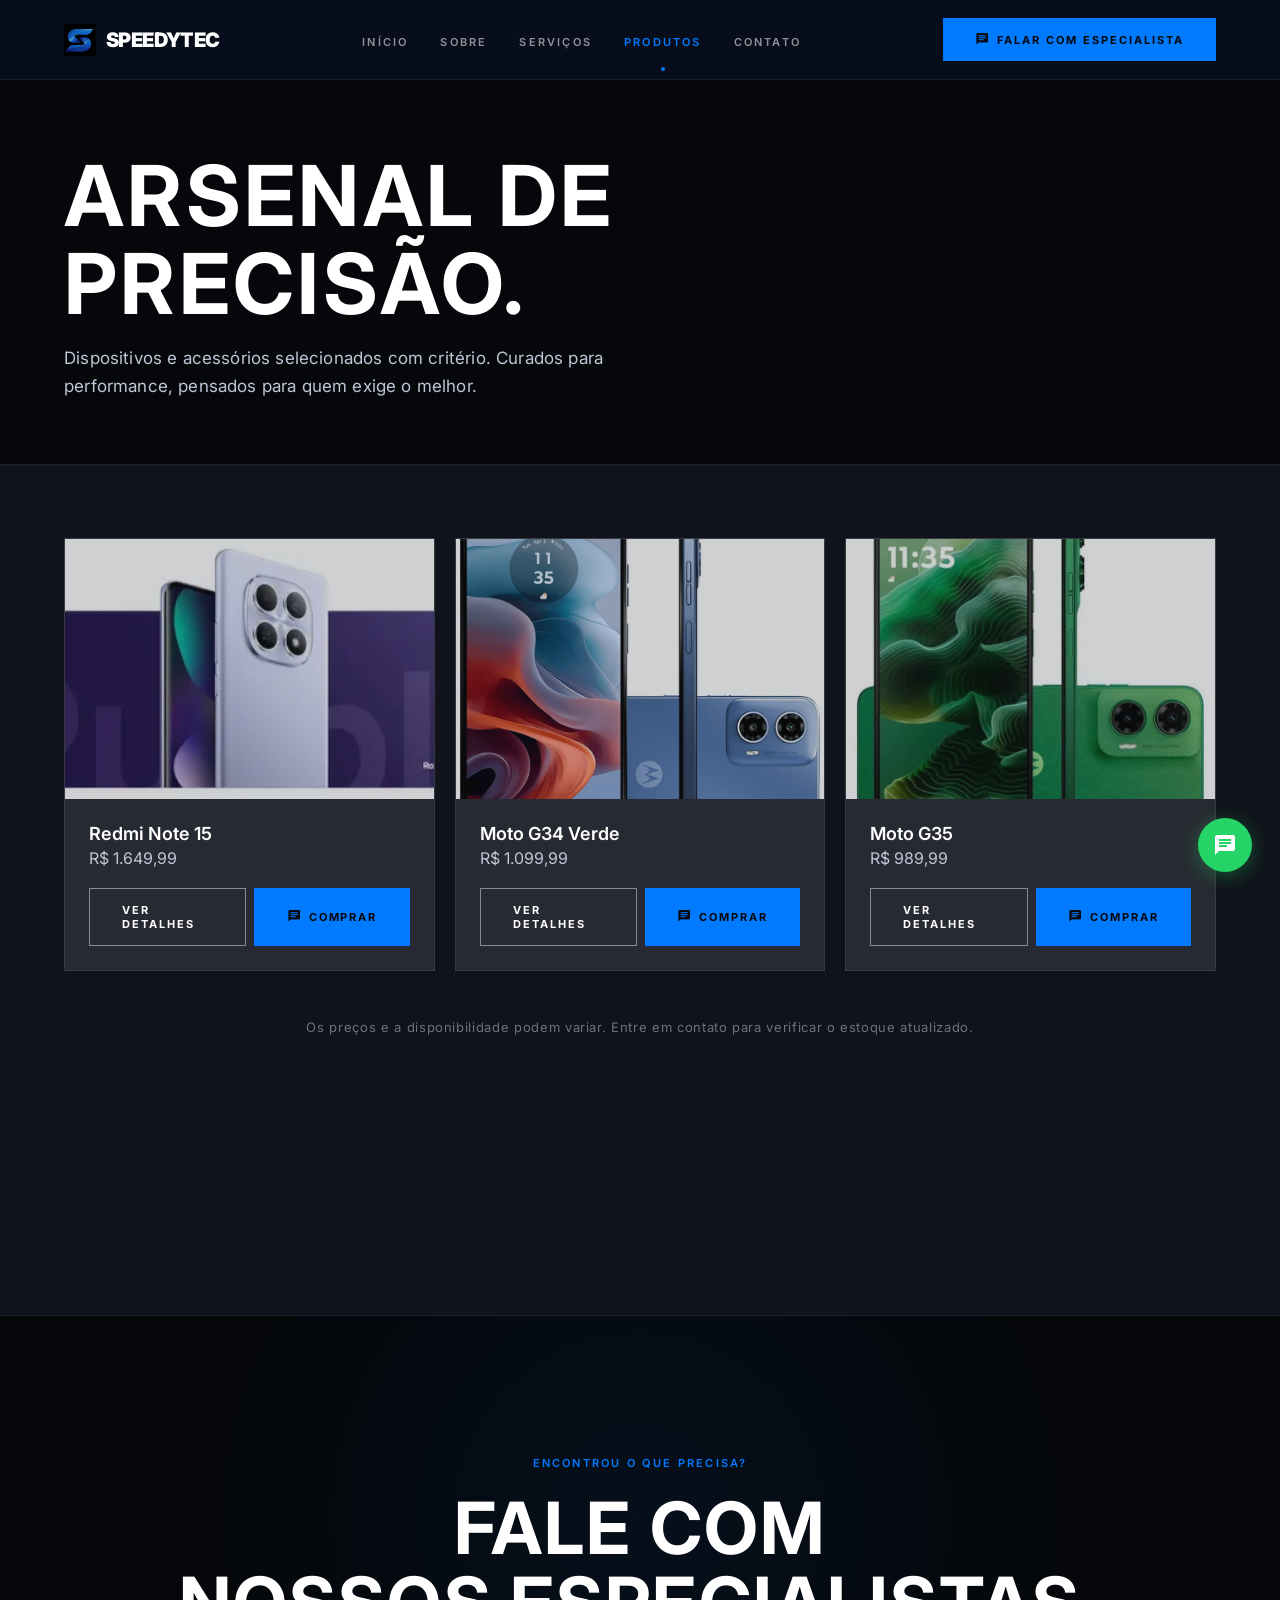
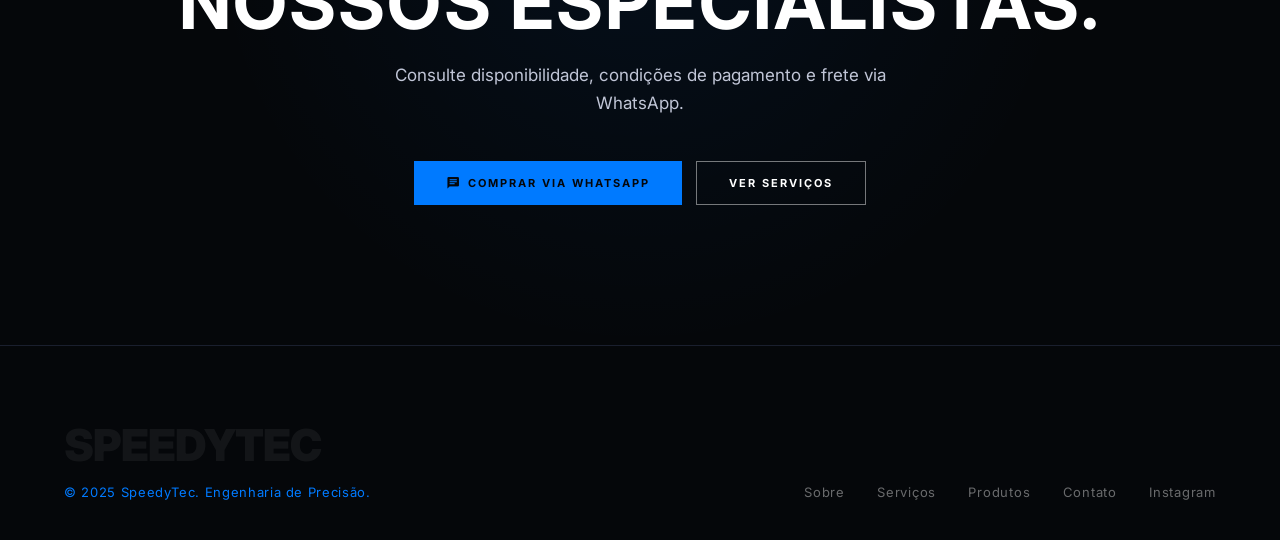
<file: produtos.html>
<!DOCTYPE html>
<html lang="pt-BR">
<head>
  <meta charset="UTF-8" />
  <meta name="viewport" content="width=device-width, initial-scale=1.0" />
  <title>Produtos — SpeedyTec</title>
  <meta name="description" content="Smartphones, acessórios e eletrônicos premium. Curados para performance, vendidos com suporte especializado." />
  <link rel="preconnect" href="https://fonts.googleapis.com" />
  <link rel="preconnect" href="https://fonts.gstatic.com" crossorigin />
  <link href="https://fonts.googleapis.com/css2?family=Inter:wght@400;600;700;900&display=swap" rel="stylesheet" />
  <link href="https://fonts.googleapis.com/css2?family=Material+Symbols+Outlined:wght,FILL@100..700,0..1&display=swap" rel="stylesheet" />
  <link rel="stylesheet" href="style.css" />
  <style>
    .ms {
      font-family: 'Material Symbols Outlined';
      font-weight: normal; font-style: normal;
      line-height: 1; letter-spacing: normal;
      text-transform: none; display: inline-block;
      white-space: nowrap; -webkit-font-smoothing: antialiased;
    }
    /* Mobile menu override */
    @media (max-width: 900px) {
      .nav__burger { display: flex !important; }
      .mob-menu {
        display: none !important;
        position: fixed !important;
        right: -100% !important;
        top: 0 !important;
        left: auto !important;
        bottom: auto !important;
        width: 100% !important;
        height: 100vh !important;
        background: var(--bg-deepest) !important;
        flex-direction: column !important;
        align-items: flex-start !important;
        justify-content: flex-start !important;
        padding: 5rem var(--px) 2rem !important;
        gap: 1rem !important;
        z-index: 1000 !important;
        transition: right 0.35s ease !important;
        overflow-y: auto !important;
      }
      .mob-menu.open {
        display: flex !important;
        right: 0 !important;
      }
      .mob-menu a {
        font-size: 1rem !important;
        font-weight: 600 !important;
        letter-spacing: 0.06em !important;
        text-transform: none !important;
        width: 100% !important;
        padding: 0.75rem 0 !important;
      }
    }
    @media (min-width: 901px) {
      .nav__burger { display: none !important; }
      .mob-menu { display: none !important; }
    }
    /* Mobile menu close button */
    .mob-menu__close {
      position: fixed !important;
      top: 1rem !important;
      right: 1.5rem !important;
      background: none !important;
      border: none !important;
      cursor: pointer !important;
      padding: 0.5rem !important;
      display: flex !important;
      align-items: center !important;
      justify-content: center !important;
      z-index: 1001 !important;
      color: var(--text-primary) !important;
    }
    .mob-menu__close .ms { font-size: 1.5rem !important; }
    @media (max-width: 900px) {
      .nav__logo { flex: 0 0 auto !important; max-width: 60px !important; }
    }
  </style>
</head>
<body>

<!-- ===== NAVBAR ===== -->
<nav class="nav">
  <div class="nav__in">
    <a href="index.html" class="nav__logo">
      <img src="icone_speedytec.png" alt="SpeedyTec" onerror="this.style.display='none'">
      <span class="nav__logo-text">SpeedyTec</span>
    </a>
    <ul class="nav__links">
      <li><a href="index.html">Início</a></li>
      <li><a href="sobre.html">Sobre</a></li>
      <li><a href="servicos.html">Serviços</a></li>
      <li><a href="produtos.html" class="active">Produtos</a></li>
      <li><a href="contato.html">Contato</a></li>
    </ul>
    <a href="https://wa.me/55?text=Olá!%20Tenho%20interesse%20em%20um%20produto%20da%20SpeedyTec." class="btn btn--solid nav__cta" target="_blank" rel="noopener">
      <span class="ms" style="font-variation-settings:'FILL' 1; font-size:0.9rem;">chat</span>
      Falar com Especialista
    </a>
    <button class="nav__burger" id="menuToggle" aria-label="Menu">
      <span class="ms" id="burgerIcon">menu</span>
    </button>
  </div>
</nav>

<!-- ===== MOBILE MENU ===== -->
<div class="mob-menu" id="mobileMenu">
  <button class="mob-menu__close" id="menuClose" aria-label="Fechar menu">
    <span class="ms">close</span>
  </button>
  <a href="index.html">Início</a>
  <a href="sobre.html">Sobre</a>
  <a href="servicos.html">Serviços</a>
  <a href="produtos.html" class="active">Produtos</a>
  <a href="contato.html">Contato</a>
  <a href="https://wa.me/55?text=Olá!%20Tenho%20interesse%20em%20um%20produto%20da%20SpeedyTec." class="btn btn--solid" target="_blank" rel="noopener" style="margin-top:1rem;">Falar no WhatsApp</a>
</div>

<!-- ===== PAGE HEADER ===== -->
<div style="background:var(--bg-deepest); border-bottom:1px solid var(--border);">
  <div class="prod-head">
    <div class="prod-head__row">
      <div class="reveal">
        <h1 class="t-display" style="color:#fff;">Arsenal de<br/>Precisão.</h1>
        <p class="t-body" style="color:var(--text-secondary); max-width:560px; margin-top:1rem;">Dispositivos e acessórios selecionados com critério. Curados para performance, pensados para quem exige o melhor.</p>
      </div>
    </div>
  </div>
</div>

<!-- ===== PRODUCT GRID ===== -->
<main style="background:var(--bg-surface); padding-bottom:var(--section-gap);">
  <div class="prod-main">
    <div class="prod-bento">

      <!-- Card 1 — Redmi Note 15 -->
      <article class="prod-card prod-card--std reveal">
        <a href="produto-redmi-note-15.html" style="display:contents;">
          <div class="prod-card__img-wrap">
            <img class="prod-card__img" src="Fotos dos produtos/note15_foto1.webp" alt="Redmi Note 15" style="object-fit:cover;" />
          </div>
        </a>
        <div class="prod-card__body">
          <div>
            <h3 class="prod-card__name-sm">Redmi Note 15</h3>
            <p class="prod-card__price-sm">R$ 1.649,99</p>
          </div>
          <div style="display:flex; gap:0.5rem; width:100%;">
            <a href="produto-redmi-note-15.html" class="btn btn--outline" style="flex:1; justify-content:center;">Ver Detalhes</a>
            <a href="https://wa.me/55?text=Olá!%20Tenho%20interesse%20no%20Redmi%20Note%2015%20da%20SpeedyTec." class="btn btn--solid" target="_blank" rel="noopener" style="flex:1; justify-content:center;">
              <span class="ms" style="font-variation-settings:'FILL' 1; font-size:0.9rem;">chat</span>
              Comprar
            </a>
          </div>
        </div>
      </article>

      <!-- Card 2 — Moto G34 Verde -->
      <article class="prod-card prod-card--std reveal">
        <a href="produto-moto-g34.html" style="display:contents;">
          <div class="prod-card__img-wrap">
            <img class="prod-card__img" src="Fotos dos produtos/g34_foto1.webp" alt="Moto G34 Verde" style="object-fit:cover;" />
          </div>
        </a>
        <div class="prod-card__body">
          <div>
            <h3 class="prod-card__name-sm">Moto G34 Verde</h3>
            <p class="prod-card__price-sm">R$ 1.099,99</p>
          </div>
          <div style="display:flex; gap:0.5rem; width:100%;">
            <a href="produto-moto-g34.html" class="btn btn--outline" style="flex:1; justify-content:center;">Ver Detalhes</a>
            <a href="https://wa.me/55?text=Olá!%20Tenho%20interesse%20no%20Moto%20G34%20Verde%20da%20SpeedyTec." class="btn btn--solid" target="_blank" rel="noopener" style="flex:1; justify-content:center;">
              <span class="ms" style="font-variation-settings:'FILL' 1; font-size:0.9rem;">chat</span>
              Comprar
            </a>
          </div>
        </div>
      </article>

      <!-- Card 3 — Moto G35 -->
      <article class="prod-card prod-card--std reveal">
        <a href="produto-moto-g35.html" style="display:contents;">
          <div class="prod-card__img-wrap">
            <img class="prod-card__img" src="Fotos dos produtos/g35_foto1.webp" alt="Moto G35" style="object-fit:cover;" />
          </div>
        </a>
        <div class="prod-card__body">
          <div>
            <h3 class="prod-card__name-sm">Moto G35</h3>
            <p class="prod-card__price-sm">R$ 989,99</p>
          </div>
          <div style="display:flex; gap:0.5rem; width:100%;">
            <a href="produto-moto-g35.html" class="btn btn--outline" style="flex:1; justify-content:center;">Ver Detalhes</a>
            <a href="https://wa.me/55?text=Olá!%20Tenho%20interesse%20no%20Moto%20G35%20da%20SpeedyTec." class="btn btn--solid" target="_blank" rel="noopener" style="flex:1; justify-content:center;">
              <span class="ms" style="font-variation-settings:'FILL' 1; font-size:0.9rem;">chat</span>
              Comprar
            </a>
          </div>
        </div>
      </article>

    </div>

    <!-- Nota de estoque -->
    <p style="margin-top:3rem; font-size:0.8125rem; color:var(--text-muted); text-align:center; letter-spacing:0.05em;">Os preços e a disponibilidade podem variar. Entre em contato para verificar o estoque atualizado.</p>
  </div>
</main>

<!-- ===== CTA FINAL ===== -->
<section class="cta-fin">
  <div class="cta-fin__in">
    <p class="cta-fin__tag reveal">Encontrou o que precisa?</p>
    <h2 class="cta-fin__title reveal">Fale com<br/>Nossos Especialistas.</h2>
    <p class="cta-fin__sub reveal">Consulte disponibilidade, condições de pagamento e frete via WhatsApp.</p>
    <div class="cta-fin__btns reveal">
      <a href="https://wa.me/55?text=Olá!%20Gostaria%20de%20comprar%20um%20produto%20da%20SpeedyTec." class="btn btn--solid" target="_blank" rel="noopener">
        <span class="ms" style="font-variation-settings:'FILL' 1; font-size:0.9rem;">chat</span>
        Comprar via WhatsApp
      </a>
      <a href="servicos.html" class="btn btn--outline">Ver Serviços</a>
    </div>
  </div>
</section>

<!-- ===== FOOTER ===== -->
<footer class="footer">
  <div class="footer__in">
    <div>
      <p class="footer__brand">SpeedyTec</p>
      <p class="footer__copy">© 2025 SpeedyTec. Engenharia de Precisão.</p>
    </div>
    <nav class="footer__links">
      <a href="sobre.html">Sobre</a>
      <a href="servicos.html">Serviços</a>
      <a href="produtos.html">Produtos</a>
      <a href="contato.html">Contato</a>
      <a href="https://instagram.com" target="_blank" rel="noopener">Instagram</a>
    </nav>
  </div>
</footer>

<!-- ===== WHATSAPP FAB ===== -->
<a href="https://wa.me/55?text=Olá!%20Tenho%20interesse%20em%20produtos%20da%20SpeedyTec." class="wa-fab" target="_blank" rel="noopener" aria-label="Falar no WhatsApp">
  <span class="ms" style="font-variation-settings:'FILL' 1;">chat</span>
</a>

<script>
  const toggle = document.getElementById('menuToggle');
  const closeBtn = document.getElementById('menuClose');
  const menu   = document.getElementById('mobileMenu');
  const icon   = document.getElementById('burgerIcon');
  const links  = menu.querySelectorAll('a');

  function closeMenu() {
    menu.classList.remove('open');
    icon.textContent = 'menu';
    document.body.style.overflow = '';
  }

  toggle.addEventListener('click', () => {
    menu.classList.toggle('open');
    icon.textContent = menu.classList.contains('open') ? 'close' : 'menu';
    document.body.style.overflow = menu.classList.contains('open') ? 'hidden' : '';
  });

  closeBtn.addEventListener('click', closeMenu);
  links.forEach(link => { link.addEventListener('click', closeMenu); });

  document.addEventListener('click', (e) => {
    if (!menu.contains(e.target) && !toggle.contains(e.target) && menu.classList.contains('open')) {
      closeMenu();
    }
  });

  window.addEventListener('resize', () => {
    if (window.innerWidth > 900) { closeMenu(); }
  });
  const obs = new IntersectionObserver((entries) => {
    entries.forEach(e => { if (e.isIntersecting) { e.target.classList.add('vis'); obs.unobserve(e.target); } });
  }, { threshold: 0.1 });
  document.querySelectorAll('.reveal').forEach(el => obs.observe(el));
</script>
</body>
</html>
</file>
<file: style.css>
/* =========================================
   SpeedyTec — Design System
   Cinematic Editorial · Dark Mode
   ========================================= */

:root {
  --bg-deepest:         #05070A;
  --bg-primary:         #0A0F1E;
  --bg-surface:         #10131b;
  --bg-surface-low:     #181c23;
  --bg-surface-mid:     #1c2028;
  --bg-surface-high:    #272a32;

  --text-primary:       #e0e2ed;
  --text-secondary:     #c1c6d7;
  --text-muted:         rgba(255, 255, 255, 0.4);

  --accent:             #007AFF;
  --accent-bright:      #4b8eff;
  --accent-dim:         rgba(0, 122, 255, 0.08);
  --whatsapp:           #25D366;

  --border:             #1A1F2E;
  --border-subtle:      rgba(255, 255, 255, 0.07);

  --font: 'Inter', sans-serif;
  --nav-h: 80px;
  --max-w: 1440px;
  --px: 64px;
  --section-gap: 140px;
  --radius: 0px;
}

/* =========================================
   RESET & BASE
   ========================================= */
*, *::before, *::after { box-sizing: border-box; margin: 0; padding: 0; }
html { scroll-behavior: smooth; }
body {
  font-family: var(--font);
  background: var(--bg-surface);
  color: var(--text-primary);
  -webkit-font-smoothing: antialiased;
  overflow-x: hidden;
}
img { display: block; max-width: 100%; }
a { color: inherit; text-decoration: none; }
ul { list-style: none; }
button { font-family: inherit; }

/* =========================================
   TYPOGRAPHY UTILITIES
   ========================================= */
.t-display {
  font-size: clamp(3rem, 7vw, 5.25rem);
  font-weight: 700;
  line-height: 1.05;
  letter-spacing: 0.04em;
  text-transform: uppercase;
}
.t-h1 {
  font-size: clamp(2.25rem, 4vw, 3rem);
  font-weight: 700;
  line-height: 1.15;
  letter-spacing: 0.02em;
}
.t-h2 {
  font-size: clamp(1.5rem, 2.5vw, 2rem);
  font-weight: 600;
  line-height: 1.3;
  letter-spacing: 0.02em;
}
.t-body {
  font-size: 1.0625rem;
  font-weight: 400;
  line-height: 1.65;
  letter-spacing: 0.01em;
}
.t-small {
  font-size: 0.875rem;
  font-weight: 400;
  line-height: 1.6;
}
.t-label {
  font-size: 0.6875rem;
  font-weight: 600;
  line-height: 1;
  letter-spacing: 0.2em;
  text-transform: uppercase;
}

/* =========================================
   LAYOUT
   ========================================= */
.wrap {
  max-width: var(--max-w);
  margin: 0 auto;
  padding-left: var(--px);
  padding-right: var(--px);
}

/* =========================================
   NAVBAR
   ========================================= */
.nav {
  position: fixed;
  top: 0; left: 0; right: 0;
  z-index: 100;
  height: var(--nav-h);
  background: rgba(10, 15, 30, 0.88);
  backdrop-filter: blur(24px);
  -webkit-backdrop-filter: blur(24px);
  border-bottom: 1px solid var(--border);
}
.nav__in {
  display: flex;
  align-items: center;
  justify-content: space-between;
  height: 100%;
  max-width: var(--max-w);
  margin: 0 auto;
  padding: 0 var(--px);
}
.nav__logo {
  display: flex;
  align-items: center;
  gap: 0.625rem;
}
.nav__logo img {
  height: 32px;
  width: auto;
  object-fit: contain;
}
.nav__logo-text {
  font-size: 1.25rem;
  font-weight: 900;
  letter-spacing: -0.03em;
  text-transform: uppercase;
  color: #fff;
}
.nav__links {
  display: flex;
  gap: 2rem;
}
.nav__links a {
  font-size: 0.6875rem;
  font-weight: 600;
  letter-spacing: 0.2em;
  text-transform: uppercase;
  color: rgba(255,255,255,0.55);
  transition: color 0.2s;
  position: relative;
  padding-bottom: 2px;
}
.nav__links a:hover { color: #fff; }
.nav__links a.active {
  color: var(--accent);
}
.nav__links a.active::after {
  content: '';
  position: absolute;
  bottom: -20px;
  left: 50%;
  transform: translateX(-50%);
  width: 4px; height: 4px;
  background: var(--accent);
  border-radius: 50%;
}
.nav__cta {
  display: flex;
  align-items: center;
  gap: 0.4rem;
  background: var(--accent);
  color: #000;
  font-size: 0.6875rem;
  font-weight: 700;
  letter-spacing: 0.18em;
  text-transform: uppercase;
  padding: 0.625rem 1.375rem;
  border: none;
  cursor: pointer;
  transition: background 0.2s, color 0.2s;
}
.nav__cta:hover { background: #fff; color: #000; }
.nav__cta .ms { font-size: 0.9rem; }
.nav__burger {
  display: none;
  background: none;
  border: none;
  color: #fff;
  cursor: pointer;
  line-height: 1;
}
.nav__burger .ms { font-size: 1.625rem; }

/* =========================================
   MOBILE MENU
   ========================================= */
.mob-menu {
  display: none;
  position: fixed;
  top: var(--nav-h);
  left: 0; right: 0; bottom: 0;
  background: rgba(10, 15, 30, 0.98);
  z-index: 99;
  flex-direction: column;
  align-items: center;
  justify-content: center;
  gap: 2rem;
}
.mob-menu.open { display: flex; }
.mob-menu a {
  font-size: 1.5rem;
  font-weight: 700;
  letter-spacing: 0.1em;
  text-transform: uppercase;
  color: rgba(255,255,255,0.6);
  transition: color 0.2s;
}
.mob-menu a:hover,
.mob-menu a.active { color: var(--accent); }

/* =========================================
   BUTTONS
   ========================================= */
.btn {
  display: inline-flex;
  align-items: center;
  gap: 0.5rem;
  font-size: 0.6875rem;
  font-weight: 700;
  letter-spacing: 0.18em;
  text-transform: uppercase;
  padding: 0.875rem 2rem;
  cursor: pointer;
  border: none;
  transition: background 0.25s, color 0.25s;
}
.btn .ms { font-size: 0.9rem; }
.btn--solid {
  background: var(--accent);
  color: var(--bg-deepest);
}
.btn--solid:hover { background: #fff; color: #000; }
.btn--outline {
  background: transparent;
  color: #fff;
  border: 1px solid rgba(255,255,255,0.45);
}
.btn--outline:hover { background: #fff; color: #000; border-color: #fff; }

/* =========================================
   HERO
   ========================================= */
.hero {
  position: relative;
  height: 100vh;
  min-height: 760px;
  display: flex;
  align-items: center;
  background: var(--bg-deepest);
  overflow: hidden;
}
.hero__bg {
  position: absolute;
  inset: 0;
}
.hero__bg img {
  width: 100%; height: 100%;
  object-fit: cover;
  opacity: 0.32;
}
.hero__bg::after {
  content: '';
  position: absolute;
  inset: 0;
  background: linear-gradient(to right, var(--bg-deepest) 30%, rgba(5,7,10,0.55) 65%, transparent);
}
.hero__body {
  position: relative;
  z-index: 1;
  padding: 0 var(--px);
  max-width: 940px;
}
.hero__body .t-display {
  color: #fff;
  margin-bottom: 1.5rem;
}
.hero__body .t-body {
  color: var(--text-secondary);
  max-width: 460px;
  margin-bottom: 2.75rem;
}

/* =========================================
   STATEMENT
   ========================================= */
.statement {
  background: var(--bg-surface);
  padding: var(--section-gap) var(--px);
}
.statement__text {
  font-size: clamp(2.25rem, 5vw, 3.75rem);
  font-weight: 700;
  line-height: 1.1;
  color: #fff;
  max-width: 720px;
}

/* =========================================
   SERVICES 2-CARD
   ========================================= */
.svc-grid {
  background: var(--bg-primary);
  border-top: 1px solid var(--border);
  border-bottom: 1px solid var(--border);
  padding: var(--section-gap) var(--px);
}
.svc-grid__cards {
  display: grid;
  grid-template-columns: 1fr 1fr;
  gap: 2rem;
}
.svc-card {
  position: relative;
  height: 580px;
  overflow: hidden;
  background: var(--bg-surface-low);
  cursor: pointer;
}
.svc-card:last-child { margin-top: 5rem; }
.svc-card__img {
  position: absolute;
  inset: 0;
  width: 100%; height: 100%;
  object-fit: cover;
  opacity: 0.5;
  transition: transform 0.7s ease, opacity 0.4s;
}
.svc-card:hover .svc-card__img { transform: scale(1.05); opacity: 0.65; }
.svc-card__shade {
  position: absolute;
  inset: 0;
  background: linear-gradient(to top, var(--bg-deepest) 0%, rgba(5,7,10,0.35) 60%, transparent);
}
.svc-card__body {
  position: absolute;
  bottom: 0; left: 0; right: 0;
  padding: 2.5rem;
}
.svc-card__tag {
  font-size: 0.6875rem;
  font-weight: 600;
  letter-spacing: 0.2em;
  text-transform: uppercase;
  color: var(--accent);
  margin-bottom: 0.75rem;
}
.svc-card__title {
  font-size: 1.875rem;
  font-weight: 600;
  color: #fff;
}
.svc-card__line {
  width: 2.5rem;
  height: 1px;
  background: var(--border);
  margin: 1.25rem 0;
}
.svc-card__link {
  display: inline-flex;
  align-items: center;
  gap: 0.375rem;
  font-size: 0.6875rem;
  font-weight: 600;
  letter-spacing: 0.2em;
  text-transform: uppercase;
  color: #fff;
  transition: color 0.2s;
}
.svc-card:hover .svc-card__link { color: var(--accent); }
.svc-card__link .ms { font-size: 0.9rem; }

/* =========================================
   FEATURES (O Padrão SpeedyTec)
   ========================================= */
.features {
  background: var(--bg-surface);
  padding: var(--section-gap) var(--px);
}
.features__in {
  display: flex;
  gap: 7rem;
  align-items: center;
}
.features__img {
  flex: 0 0 44%;
  filter: grayscale(1) contrast(1.15);
  transition: filter 0.6s;
}
.features__img:hover { filter: grayscale(0); }
.features__img img { width: 100%; height: auto; }
.features__content { flex: 1; }
.features__title {
  font-size: 1.875rem;
  font-weight: 600;
  color: #fff;
  margin-bottom: 2.5rem;
}
.feat-item {
  display: flex;
  gap: 1.25rem;
  padding-bottom: 2rem;
  margin-bottom: 2rem;
  border-bottom: 1px solid var(--border);
}
.feat-item:last-child { border-bottom: none; margin-bottom: 0; }
.feat-item__icon {
  font-size: 1.625rem;
  color: var(--accent);
  flex-shrink: 0;
  margin-top: 2px;
}
.feat-item__name {
  font-size: 0.6875rem;
  font-weight: 600;
  letter-spacing: 0.18em;
  text-transform: uppercase;
  color: #fff;
  margin-bottom: 0.375rem;
}
.feat-item__desc {
  font-size: 0.875rem;
  color: var(--text-secondary);
  line-height: 1.65;
}

/* =========================================
   DIFERENCIAIS
   ========================================= */
.difs {
  background: var(--bg-primary);
  border-top: 1px solid var(--border);
  padding: var(--section-gap) var(--px);
}
.sec-head { margin-bottom: 3.5rem; }
.sec-head__tag {
  font-size: 0.6875rem;
  font-weight: 600;
  letter-spacing: 0.2em;
  text-transform: uppercase;
  color: var(--accent);
  margin-bottom: 1rem;
}
.sec-head__title {
  font-size: clamp(1.875rem, 4vw, 2.75rem);
  font-weight: 700;
  color: #fff;
  line-height: 1.1;
}
.sec-head__sub {
  margin-top: 1rem;
  font-size: 1.0625rem;
  color: var(--text-secondary);
  max-width: 560px;
  line-height: 1.65;
}
.difs__grid {
  display: grid;
  grid-template-columns: repeat(4, 1fr);
  gap: 1.5px;
  background: var(--border);
}
.dif-card {
  background: var(--bg-primary);
  padding: 2.25rem 1.875rem;
  transition: background 0.3s;
}
.dif-card:hover { background: var(--bg-surface-mid); }
.dif-card__icon {
  font-size: 1.75rem;
  color: var(--accent);
  margin-bottom: 1.375rem;
  display: block;
}
.dif-card__name {
  font-size: 0.6875rem;
  font-weight: 600;
  letter-spacing: 0.18em;
  text-transform: uppercase;
  color: #fff;
  margin-bottom: 0.625rem;
}
.dif-card__desc {
  font-size: 0.875rem;
  color: var(--text-secondary);
  line-height: 1.7;
}

/* =========================================
   DEPOIMENTOS
   ========================================= */
.deps {
  background: var(--bg-surface);
  padding: var(--section-gap) var(--px);
}
.deps__grid {
  display: grid;
  grid-template-columns: repeat(3, 1fr);
  gap: 1.5rem;
  margin-top: 3.5rem;
}
.dep-card {
  background: var(--bg-surface-low);
  border: 1px solid var(--border);
  padding: 2.25rem;
}
.dep-card__stars {
  color: var(--accent);
  font-size: 0.9rem;
  letter-spacing: 0.15em;
  margin-bottom: 1.25rem;
}
.dep-card__quote {
  font-size: 0.9375rem;
  color: var(--text-primary);
  line-height: 1.75;
  margin-bottom: 1.75rem;
  font-style: italic;
}
.dep-card__foot {
  border-top: 1px solid var(--border);
  padding-top: 1.25rem;
  display: flex;
  flex-direction: column;
  gap: 0.2rem;
}
.dep-card__name {
  font-size: 0.75rem;
  font-weight: 700;
  letter-spacing: 0.12em;
  text-transform: uppercase;
  color: #fff;
}
.dep-card__device {
  font-size: 0.6875rem;
  font-weight: 600;
  letter-spacing: 0.15em;
  text-transform: uppercase;
  color: var(--accent);
}

/* =========================================
   FAQ
   ========================================= */
.faq {
  background: var(--bg-primary);
  border-top: 1px solid var(--border);
  padding: var(--section-gap) var(--px);
}
.faq__list { margin-top: 3.5rem; }
.faq-item { border-top: 1px solid var(--border); }
.faq-item:last-child { border-bottom: 1px solid var(--border); }
.faq-item__q {
  width: 100%;
  display: flex;
  justify-content: space-between;
  align-items: center;
  gap: 1rem;
  padding: 1.625rem 0;
  background: none;
  border: none;
  color: #fff;
  font-size: 1.0625rem;
  font-weight: 600;
  text-align: left;
  cursor: pointer;
  transition: color 0.2s;
}
.faq-item__q:hover { color: var(--accent); }
.faq-item__ico {
  flex-shrink: 0;
  font-size: 1.25rem;
  color: var(--accent);
  transition: transform 0.3s;
}
.faq-item.open .faq-item__ico { transform: rotate(45deg); }
.faq-item__a {
  overflow: hidden;
  max-height: 0;
  transition: max-height 0.4s ease;
}
.faq-item.open .faq-item__a { max-height: 300px; }
.faq-item__a p {
  font-size: 0.9375rem;
  color: var(--text-secondary);
  line-height: 1.8;
  padding-bottom: 2rem;
}

/* =========================================
   CTA FINAL
   ========================================= */
.cta-fin {
  background: var(--bg-deepest);
  border-top: 1px solid var(--border);
  padding: var(--section-gap) var(--px);
  position: relative;
  overflow: hidden;
  text-align: center;
}
.cta-fin::before {
  content: '';
  position: absolute;
  top: -250px; left: 50%;
  transform: translateX(-50%);
  width: 900px; height: 900px;
  background: radial-gradient(circle, rgba(0,122,255,0.07) 0%, transparent 68%);
  pointer-events: none;
}
.cta-fin__in { position: relative; z-index: 1; }
.cta-fin__tag {
  font-size: 0.6875rem;
  font-weight: 600;
  letter-spacing: 0.2em;
  text-transform: uppercase;
  color: var(--accent);
  margin-bottom: 1.25rem;
}
.cta-fin__title {
  font-size: clamp(2.5rem, 6vw, 4.5rem);
  font-weight: 700;
  color: #fff;
  line-height: 1.05;
  letter-spacing: 0.03em;
  text-transform: uppercase;
  margin-bottom: 1.25rem;
}
.cta-fin__sub {
  font-size: 1.0625rem;
  color: var(--text-secondary);
  max-width: 520px;
  margin: 0 auto 2.75rem;
  line-height: 1.65;
}
.cta-fin__btns {
  display: flex;
  gap: 0.875rem;
  justify-content: center;
  flex-wrap: wrap;
}

/* =========================================
   FOOTER
   ========================================= */
.footer {
  background: var(--bg-deepest);
  border-top: 1px solid var(--border);
  padding: 4.5rem var(--px) 2.5rem;
}
.footer__in {
  max-width: var(--max-w);
  margin: 0 auto;
  display: grid;
  grid-template-columns: 1fr 1fr;
  gap: 2rem;
  align-items: end;
}
.footer__brand {
  font-size: 2.75rem;
  font-weight: 900;
  color: rgba(255,255,255,0.06);
  letter-spacing: -0.02em;
  text-transform: uppercase;
  margin-bottom: 0.75rem;
  user-select: none;
}
.footer__copy {
  font-size: 0.8125rem;
  color: var(--accent);
  letter-spacing: 0.05em;
}
.footer__links {
  display: flex;
  gap: 2rem;
  justify-content: flex-end;
  flex-wrap: wrap;
  align-items: center;
}
.footer__links a {
  font-size: 0.8125rem;
  color: var(--text-muted);
  letter-spacing: 0.06em;
  transition: color 0.2s;
}
.footer__links a:hover { color: var(--accent); }

/* =========================================
   WHATSAPP FAB
   ========================================= */
.wa-fab {
  position: fixed;
  bottom: 1.75rem; right: 1.75rem;
  z-index: 90;
  width: 54px; height: 54px;
  background: var(--whatsapp);
  border-radius: 50%;
  display: flex;
  align-items: center;
  justify-content: center;
  box-shadow: 0 4px 20px rgba(37,211,102,0.35);
  transition: transform 0.3s;
  color: #fff;
}
.wa-fab:hover { transform: scale(1.1); }
.wa-fab .ms { font-size: 1.5rem; }

/* =========================================
   SCROLL REVEAL
   ========================================= */
.reveal {
  opacity: 0;
  transform: translateY(28px);
  transition: opacity 0.65s ease, transform 0.65s ease;
}
.reveal.vis {
  opacity: 1;
  transform: translateY(0);
}

/* =========================================
   INNER PAGE — PAGE HERO
   ========================================= */
.ph {
  padding-top: calc(var(--nav-h) + 5.5rem);
  padding-bottom: var(--section-gap);
  padding-left: var(--px);
  padding-right: var(--px);
  background: var(--bg-deepest);
}
.ph__in {
  max-width: var(--max-w);
  margin: 0 auto;
  display: grid;
  grid-template-columns: 5fr 7fr;
  gap: 4rem;
  align-items: center;
}
.ph__img-wrap {
  position: relative;
  margin-top: 5rem;
}
.ph__img-wrap img {
  width: 100%;
  height: 680px;
  object-fit: cover;
  filter: grayscale(1);
  border: 1px solid var(--border-subtle);
  transition: filter 0.7s;
}
.ph__img-wrap img:hover { filter: grayscale(0); }
.ph__img-accent {
  position: absolute;
  inset: -1.5rem;
  background: rgba(0,122,255,0.04);
  z-index: -1;
}

/* Methodology */
.method {
  background: var(--bg-surface);
  padding: var(--section-gap) var(--px);
}
.method__in {
  max-width: var(--max-w);
  margin: 0 auto;
  display: grid;
  grid-template-columns: 4fr 8fr;
  gap: 5rem;
}
.method__sidebar {
  position: sticky;
  top: calc(var(--nav-h) + 2rem);
  height: fit-content;
}
.method__steps { display: flex; flex-direction: column; gap: 0; }
.method-step {
  border-bottom: 1px solid var(--border);
  padding: 2.5rem 0;
  transition: color 0.2s;
}
.method-step:first-child { border-top: 1px solid var(--border); }
.method-step:hover h3 { color: var(--accent); }
.method-step h3 {
  font-size: clamp(1.5rem, 3vw, 1.875rem);
  font-weight: 600;
  color: #fff;
  margin-bottom: 1.5rem;
  transition: color 0.2s;
}
.method-step__row {
  display: grid;
  grid-template-columns: 1fr 1fr;
  gap: 2rem;
}
.method-step__desc {
  font-size: 0.875rem;
  color: var(--text-secondary);
  line-height: 1.75;
}
.method-step__specs {
  display: flex;
  flex-direction: column;
  gap: 0.5rem;
  border-left: 1px solid var(--border-subtle);
  padding-left: 1.25rem;
}
.method-step__spec {
  font-size: 0.6875rem;
  font-weight: 600;
  letter-spacing: 0.18em;
  text-transform: uppercase;
  color: var(--text-secondary);
}

/* Services Detail Page */
.svc-detail {
  padding-top: 0;
  padding-bottom: 0;
}
.svc-art {
  padding: 5.5rem var(--px);
  display: grid;
  grid-template-columns: 5fr 7fr;
  gap: 4rem;
  align-items: center;
  border-top: 1px solid var(--border);
  max-width: var(--max-w);
  margin: 0 auto;
}
.svc-art.flip { direction: rtl; }
.svc-art.flip > * { direction: ltr; }
.svc-art__img {
  position: relative;
  height: 500px;
  background: var(--bg-surface-low);
  border: 1px solid var(--border-subtle);
  overflow: hidden;
}
.svc-art__img img {
  position: absolute;
  inset: 0;
  width: 100%; height: 100%;
  object-fit: cover;
  opacity: 0.82;
  transition: transform 0.7s ease;
}
.svc-art:hover .svc-art__img img { transform: scale(1.04); }
.svc-art__body { padding: 0 0.5rem; }
.svc-art__num {
  font-size: 0.6875rem;
  font-weight: 600;
  letter-spacing: 0.2em;
  text-transform: uppercase;
  color: var(--accent);
  margin-bottom: 1rem;
}
.svc-art__title {
  font-size: clamp(2rem, 4vw, 2.75rem);
  font-weight: 700;
  color: #fff;
  line-height: 1.15;
  margin-bottom: 1.25rem;
}
.svc-art__desc {
  font-size: 1.0625rem;
  color: var(--text-secondary);
  line-height: 1.7;
  margin-bottom: 2.25rem;
}
.svc-art__specs {
  border-top: 1px solid var(--border);
  padding-top: 1.5rem;
}
.svc-art__specs-title {
  font-size: 0.6875rem;
  font-weight: 600;
  letter-spacing: 0.2em;
  text-transform: uppercase;
  color: #fff;
  margin-bottom: 1.25rem;
}
.svc-art__specs-grid {
  display: grid;
  grid-template-columns: 1fr 1fr;
  gap: 1rem;
}
.spec-item {
  border-left: 2px solid var(--accent);
  padding-left: 0.875rem;
}
.spec-item__label {
  font-size: 0.6875rem;
  font-weight: 600;
  letter-spacing: 0.15em;
  text-transform: uppercase;
  color: var(--text-secondary);
  margin-bottom: 0.25rem;
}
.spec-item__val {
  font-size: 0.875rem;
  color: #fff;
}

/* Products Page */
.prod-head {
  padding-top: calc(var(--nav-h) + 4.5rem);
  padding-bottom: 4rem;
  padding-left: var(--px);
  padding-right: var(--px);
  background: var(--bg-deepest);
  border-bottom: 1px solid var(--border);
  max-width: var(--max-w);
  margin: 0 auto;
  width: 100%;
}
.prod-head__row {
  display: flex;
  align-items: flex-end;
  justify-content: space-between;
  gap: 2rem;
}
.prod-main {
  padding: 4.5rem var(--px) var(--section-gap);
  max-width: var(--max-w);
  margin: 0 auto;
}
.prod-bento {
  display: grid;
  grid-template-columns: repeat(12, 1fr);
  gap: 1.25rem;
}
.prod-card {
  background: var(--bg-surface-high);
  overflow: hidden;
  display: flex;
  flex-direction: column;
  border: 1px solid var(--border-subtle);
  transition: border-color 0.25s;
}
.prod-card:hover { border-color: var(--accent); }
.prod-card--featured { grid-column: span 8; position: relative; min-height: 540px; }
.prod-card--tall { grid-column: span 4; margin-top: 4rem; }
.prod-card--std { grid-column: span 4; }
.prod-card--std:nth-child(4) { margin-top: 3rem; }
.prod-card__img-wrap {
  position: relative;
  overflow: hidden;
  flex-shrink: 0;
}
.prod-card--featured .prod-card__img-wrap { height: 100%; position: absolute; inset: 0; }
.prod-card--tall .prod-card__img-wrap { height: 340px; }
.prod-card--std .prod-card__img-wrap { height: 260px; }
.prod-card__img {
  width: 100%; height: 100%;
  object-fit: cover;
  opacity: 0.78;
  transition: transform 0.65s ease;
}
.prod-card:hover .prod-card__img { transform: scale(1.04); }
.prod-card--featured .prod-card__img-wrap::after {
  content: '';
  position: absolute;
  inset: 0;
  background: linear-gradient(to top, var(--bg-deepest) 0%, rgba(5,7,10,0.25) 60%, transparent);
}
.prod-card--featured .prod-card__body {
  position: absolute;
  bottom: 0; left: 0; right: 0;
  padding: 2.5rem;
  display: flex;
  justify-content: space-between;
  align-items: flex-end;
}
.prod-card--tall .prod-card__body,
.prod-card--std .prod-card__body {
  padding: 1.5rem;
  flex: 1;
  display: flex;
  flex-direction: column;
  justify-content: space-between;
  gap: 1.25rem;
}
.prod-card__tag {
  font-size: 0.6875rem;
  font-weight: 600;
  letter-spacing: 0.2em;
  text-transform: uppercase;
  color: var(--accent);
  margin-bottom: 0.375rem;
}
.prod-card__name {
  font-size: clamp(1.375rem, 2.5vw, 1.875rem);
  font-weight: 700;
  color: #fff;
}
.prod-card__price {
  font-size: 1.375rem;
  font-weight: 600;
  color: var(--text-secondary);
  margin-top: 0.25rem;
}
.prod-card__name-sm {
  font-size: 1.125rem;
  font-weight: 600;
  color: #fff;
}
.prod-card__price-sm {
  font-size: 1rem;
  color: var(--text-secondary);
  margin-top: 0.2rem;
}

/* Contact Page */
.contact-wrap {
  padding-top: calc(var(--nav-h) + 6rem);
  padding-bottom: var(--section-gap);
  padding-left: var(--px);
  padding-right: var(--px);
  min-height: 100vh;
  display: flex;
  align-items: flex-start;
  position: relative;
  overflow: hidden;
}
.contact-bg {
  position: absolute;
  inset: 0;
  opacity: 0.3;
  pointer-events: none;
  background-size: cover;
  background-position: center;
  -webkit-mask-image: linear-gradient(to right, black 25%, transparent 70%);
  mask-image: linear-gradient(to right, black 25%, transparent 70%);
}
.contact-grid {
  position: relative;
  z-index: 1;
  max-width: var(--max-w);
  margin: 0 auto;
  display: grid;
  grid-template-columns: 5fr 5fr;
  gap: 6rem;
  align-items: start;
  width: 100%;
}
.contact-form__tag {
  font-size: 0.6875rem;
  font-weight: 600;
  letter-spacing: 0.2em;
  text-transform: uppercase;
  color: var(--accent);
  margin-bottom: 1.25rem;
}
.contact-form__title {
  font-size: clamp(3rem, 7vw, 5rem);
  font-weight: 700;
  color: #fff;
  line-height: 1.0;
  letter-spacing: -0.01em;
  margin-bottom: 1.25rem;
}
.contact-form__title span { color: var(--accent); }
.contact-form__sub {
  font-size: 1.0625rem;
  color: var(--text-secondary);
  max-width: 400px;
  line-height: 1.65;
  margin-bottom: 2.75rem;
}
.form { display: flex; flex-direction: column; gap: 2rem; margin-bottom: 2.5rem; }
.field { position: relative; }
.field input,
.field textarea {
  display: block;
  width: 100%;
  background: transparent;
  border: 0;
  border-bottom: 1px solid var(--border);
  color: var(--text-primary);
  font-family: var(--font);
  font-size: 0.9375rem;
  padding: 1rem 0 0.625rem;
  outline: none;
  transition: border-color 0.25s;
  resize: none;
}
.field input:focus,
.field textarea:focus { border-bottom-color: var(--accent); }
.field label {
  position: absolute;
  top: 1rem; left: 0;
  font-size: 0.6875rem;
  font-weight: 600;
  letter-spacing: 0.18em;
  text-transform: uppercase;
  color: var(--text-muted);
  transition: all 0.2s;
  pointer-events: none;
}
.field input:focus ~ label,
.field input:not(:placeholder-shown) ~ label,
.field textarea:focus ~ label,
.field textarea:not(:placeholder-shown) ~ label {
  top: -0.5rem;
  font-size: 0.625rem;
  color: var(--accent);
}
.contact-wa {
  border-top: 1px solid var(--border);
  padding-top: 2rem;
}
.contact-wa__tag {
  font-size: 0.6875rem;
  font-weight: 600;
  letter-spacing: 0.18em;
  text-transform: uppercase;
  color: var(--text-secondary);
  margin-bottom: 1rem;
}
.contact-info {
  background: rgba(24, 28, 35, 0.5);
  backdrop-filter: blur(12px);
  border: 1px solid var(--border);
  padding: 2.5rem;
  margin-top: 5rem;
  position: relative;
  overflow: hidden;
}
.contact-info::before {
  content: '';
  position: absolute;
  top: -3rem; right: -3rem;
  width: 8rem; height: 8rem;
  background: rgba(0,122,255,0.1);
  filter: blur(40px);
  border-radius: 50%;
}
.contact-info__title {
  font-size: 1.375rem;
  font-weight: 600;
  color: #fff;
  margin-bottom: 2rem;
  padding-bottom: 1rem;
  border-bottom: 1px solid var(--border);
}
.contact-list { display: flex; flex-direction: column; gap: 2rem; }
.contact-row { display: flex; gap: 1rem; align-items: flex-start; }
.contact-row .ms { color: var(--accent); font-size: 1.25rem; margin-top: 2px; flex-shrink: 0; }
.contact-row__label {
  font-size: 0.6875rem;
  font-weight: 600;
  letter-spacing: 0.18em;
  text-transform: uppercase;
  color: #fff;
  margin-bottom: 0.35rem;
}
.contact-row__val {
  font-size: 0.875rem;
  color: var(--text-secondary);
  line-height: 1.6;
}

/* =========================================
   RESPONSIVE
   ========================================= */
@media (max-width: 1200px) {
  :root { --px: 40px; }
  .difs__grid { grid-template-columns: repeat(2, 1fr); }
  .prod-card--featured { grid-column: span 12; min-height: 460px; }
  .prod-card--tall { grid-column: span 6; margin-top: 0; }
  .prod-card--std { grid-column: span 4; }
  .prod-card--std:nth-child(4) { margin-top: 0; }
}
@media (max-width: 1024px) {
  :root { --section-gap: 100px; }
  .svc-grid__cards { grid-template-columns: 1fr; }
  .svc-card:last-child { margin-top: 0; }
  .features__in { flex-direction: column; gap: 3.5rem; }
  .features__img { flex: none; width: 100%; }
  .ph__in { grid-template-columns: 1fr; }
  .ph__img-wrap { margin-top: 0; }
  .ph__img-wrap img { height: 440px; }
  .method__in { grid-template-columns: 1fr; gap: 2.5rem; }
  .method__sidebar { position: static; }
  .svc-art { grid-template-columns: 1fr; }
  .svc-art.flip { direction: ltr; }
  .svc-art__img { height: 380px; }
  .deps__grid { grid-template-columns: 1fr 1fr; }
  .contact-grid { grid-template-columns: 1fr; gap: 3rem; }
  .contact-info { margin-top: 0; }
}
@media (max-width: 768px) {
  :root { --px: 24px; --section-gap: 80px; }
  .nav__links,
  .nav__cta { display: none; }
  .nav__burger { display: flex; }
  .footer__in { grid-template-columns: 1fr; }
  .footer__links { justify-content: flex-start; }
  .difs__grid { grid-template-columns: 1fr 1fr; }
  .deps__grid { grid-template-columns: 1fr; }
  .cta-fin__btns { flex-direction: column; align-items: center; }
  .prod-card--featured { grid-column: span 12; min-height: 380px; }
  .prod-card--tall,
  .prod-card--std { grid-column: span 12; margin-top: 0; }
  .method-step__row { grid-template-columns: 1fr; }
  .svc-art__specs-grid { grid-template-columns: 1fr; }
  .contact-form__title { font-size: 2.75rem; }
  .prod-card--featured .prod-card__body { flex-direction: column; align-items: flex-start; gap: 1.25rem; }
}
@media (max-width: 480px) {
  .difs__grid { grid-template-columns: 1fr; }
  .t-display { font-size: 2.5rem; }
  .svc-art__title { font-size: 2rem; }
}
</file>
